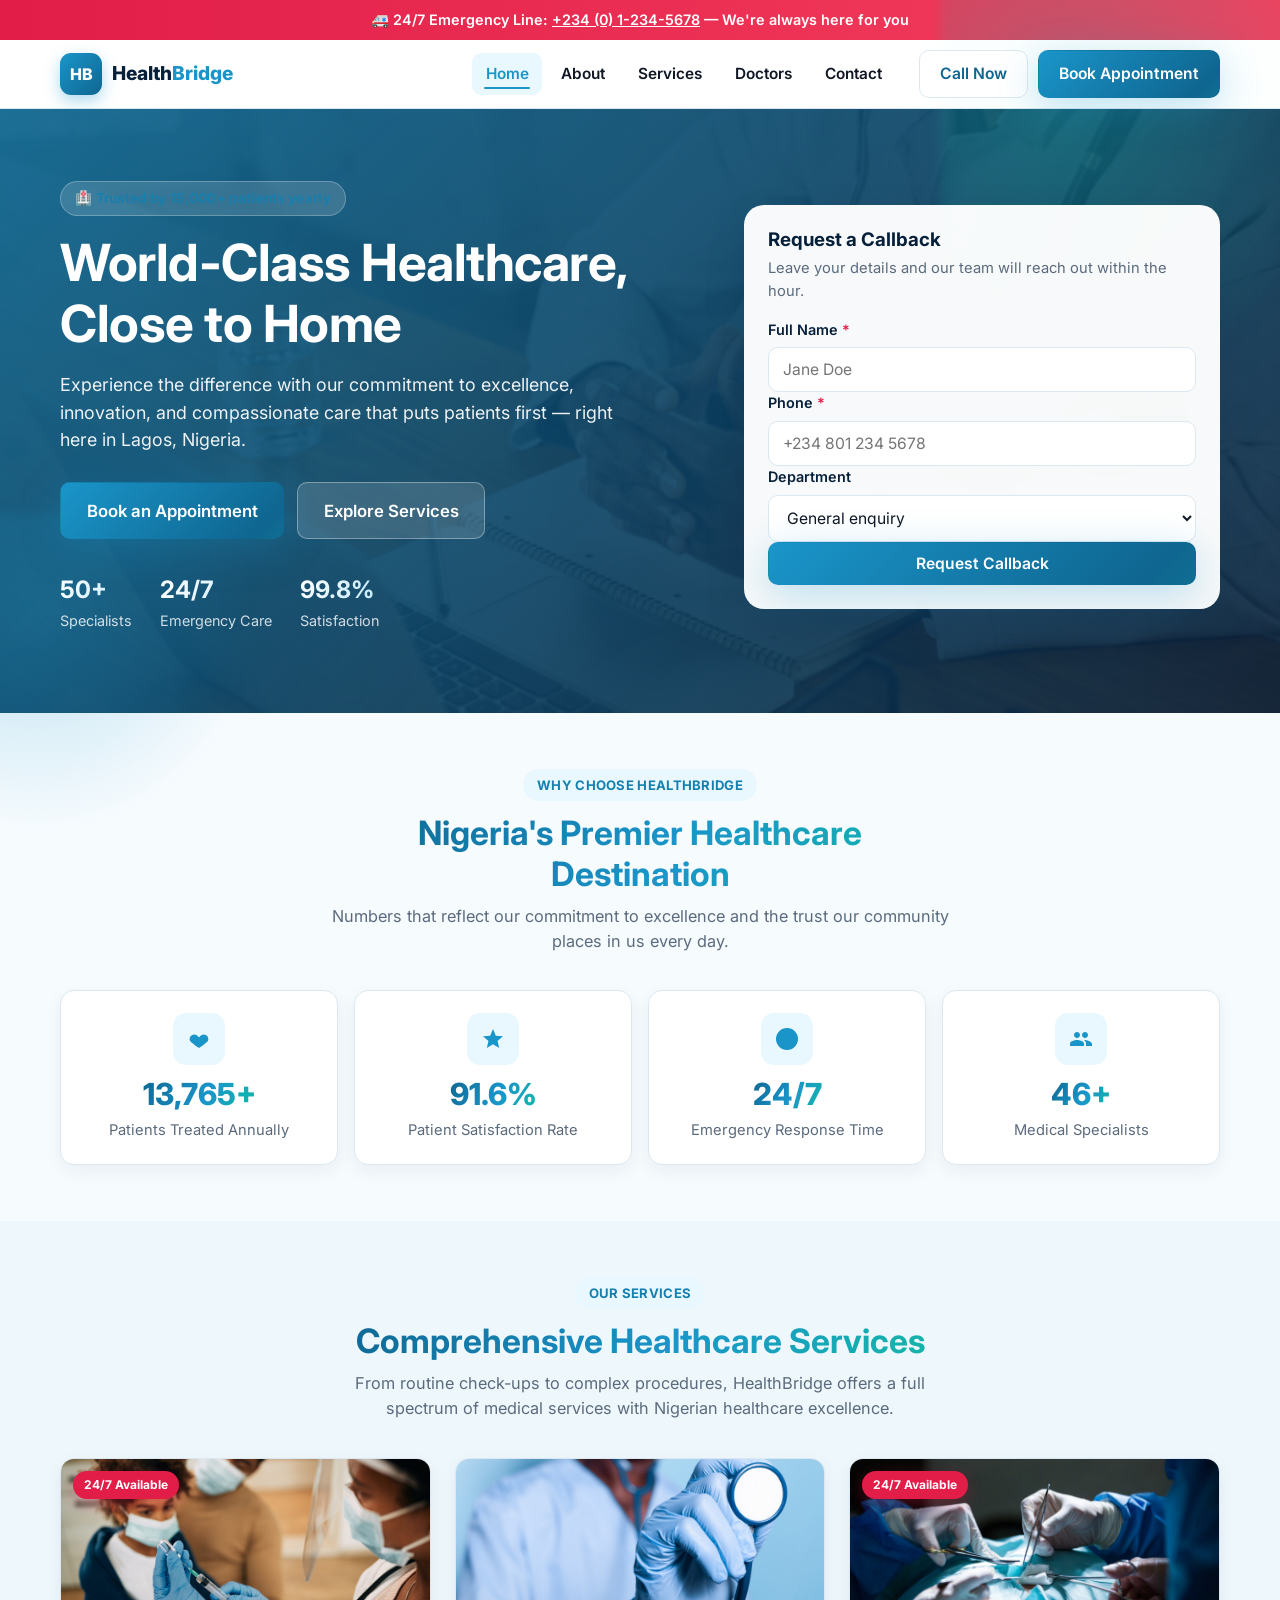
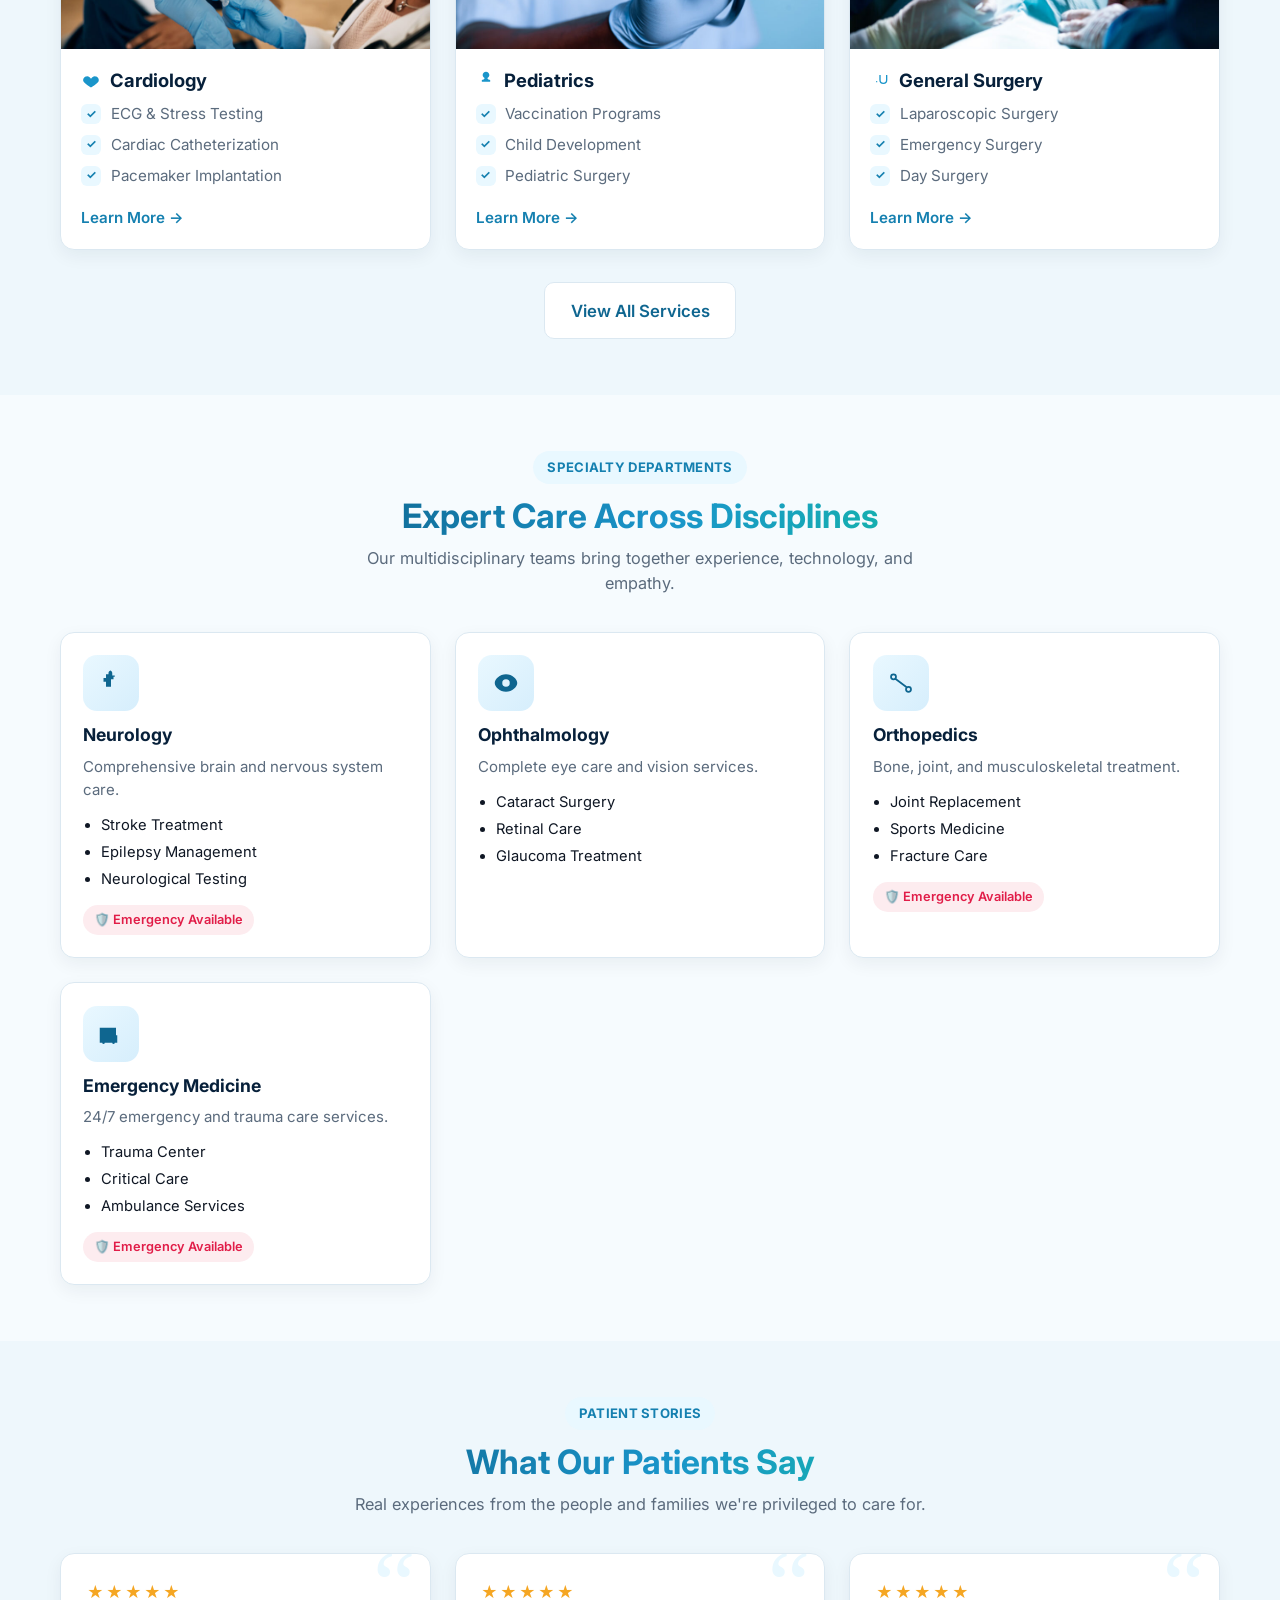
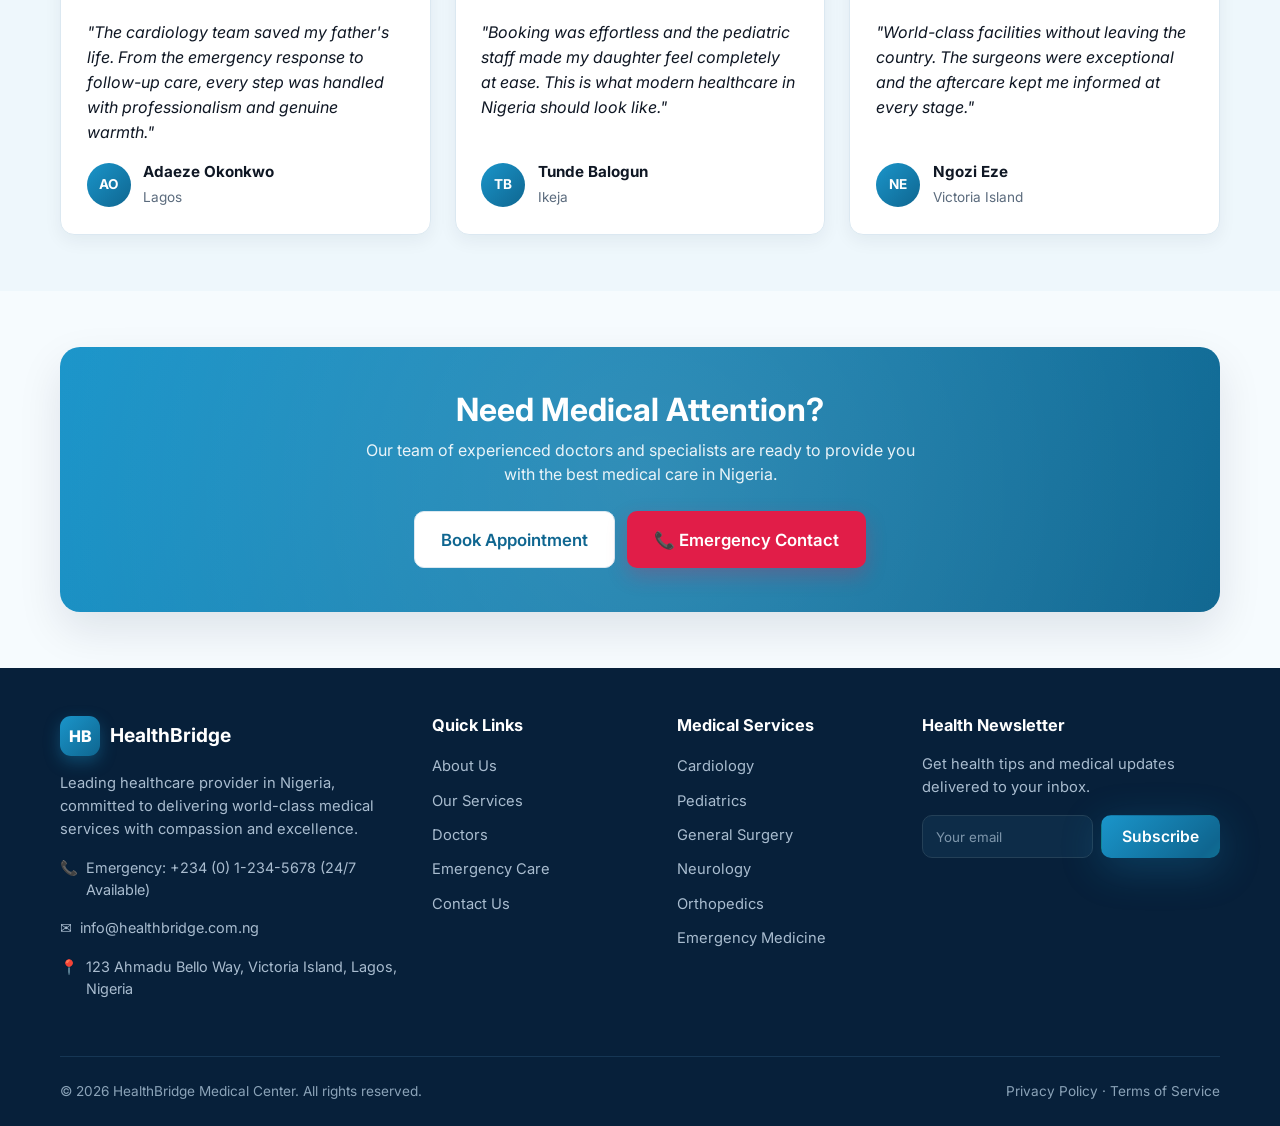
<file: index.html>
<!DOCTYPE html>
<html lang="en">
<head>
  <meta charset="utf-8" />
  <meta name="viewport" content="width=device-width, initial-scale=1" />
  <title>HealthBridge — Nigeria's Premier Healthcare Destination</title>
  <meta name="description" content="HealthBridge Medical Center delivers world-class, compassionate healthcare in Lagos, Nigeria. Cardiology, pediatrics, surgery, emergency care and more — available 24/7." />
  <link rel="preconnect" href="https://fonts.googleapis.com" />
  <link rel="preconnect" href="https://fonts.gstatic.com" crossorigin />
  <link href="https://fonts.googleapis.com/css2?family=Inter:wght@300;400;600;700;800&display=swap" rel="stylesheet" />
  <link rel="stylesheet" href="css/styles.css" />
</head>
<body>

  <!-- Emergency strip -->
  <div class="emergency-strip">
    🚑 24/7 Emergency Line: <a href="tel:+23412345678">+234 (0) 1-234-5678</a> — We're always here for you
  </div>

  <!-- ===== Header ===== -->
  <header class="header">
    <div class="container nav">
      <a href="index.html" class="site-brand">
        <span class="brand-mark">HB</span>
        <span class="brand-name">Health<span>Bridge</span></span>
      </a>
      <button class="nav-toggle" id="navToggle" aria-expanded="false" aria-controls="navPanel" aria-label="Toggle navigation">
        <svg viewBox="0 0 24 24" fill="none" stroke="currentColor" stroke-width="2" stroke-linecap="round"><path d="M3 6h18M3 12h18M3 18h18"/></svg>
      </button>
      <div class="nav-panel" id="navPanel">
        <ul class="nav-menu">
          <li><a href="index.html" class="active">Home</a></li>
          <li><a href="about.html">About</a></li>
          <li><a href="services.html">Services</a></li>
          <li><a href="doctors.html">Doctors</a></li>
          <li><a href="contact.html">Contact</a></li>
        </ul>
        <div class="nav-cta">
          <a href="tel:+23412345678" class="btn btn-secondary">Call Now</a>
          <a href="appointment.html" class="btn btn-primary">Book Appointment</a>
        </div>
      </div>
    </div>
  </header>

  <main>
    <!-- ===== Hero ===== -->
    <section class="hero">
      <div class="container hero-grid">
        <div>
          <span class="eyebrow">🏥 Trusted by 15,000+ patients yearly</span>
          <h1>World-Class Healthcare, Close to Home</h1>
          <p>Experience the difference with our commitment to excellence, innovation, and compassionate care that puts patients first — right here in Lagos, Nigeria.</p>
          <div class="hero-actions">
            <a href="appointment.html" class="btn btn-primary btn-lg">Book an Appointment</a>
            <a href="services.html" class="btn btn-ghost btn-lg">Explore Services</a>
          </div>
          <div class="hero-trust">
            <div><strong>50+</strong><span>Specialists</span></div>
            <div><strong>24/7</strong><span>Emergency Care</span></div>
            <div><strong>99.8%</strong><span>Satisfaction</span></div>
          </div>
        </div>

        <!-- Quick appointment card -->
        <div class="hero-card">
          <h3>Request a Callback</h3>
          <p class="muted">Leave your details and our team will reach out within the hour.</p>
          <form data-validate>
            <div class="form-alert" role="status">✓ Thank you! We'll call you back shortly.</div>
            <div class="field full">
              <label for="cbName">Full Name <span class="req">*</span></label>
              <input id="cbName" name="name" type="text" required placeholder="Jane Doe" />
              <span class="error-msg">Please enter your name.</span>
            </div>
            <div class="field full">
              <label for="cbPhone">Phone <span class="req">*</span></label>
              <input id="cbPhone" name="phone" type="tel" required placeholder="+234 801 234 5678" />
              <span class="error-msg">Please enter a valid phone number.</span>
            </div>
            <div class="field full">
              <label for="cbDept">Department</label>
              <select id="cbDept" name="department">
                <option value="">General enquiry</option>
                <option>Cardiology</option>
                <option>Pediatrics</option>
                <option>General Surgery</option>
                <option>Neurology</option>
                <option>Emergency Medicine</option>
              </select>
            </div>
            <button class="btn btn-primary btn-block" type="submit">Request Callback</button>
          </form>
        </div>
      </div>
    </section>

    <!-- ===== Stats ===== -->
    <section class="section">
      <div class="container">
        <div class="section-head reveal">
          <span class="eyebrow">Why Choose HealthBridge</span>
          <h2>Nigeria's Premier Healthcare Destination</h2>
          <p>Numbers that reflect our commitment to excellence and the trust our community places in us every day.</p>
        </div>
        <div class="stats reveal">
          <div class="stat">
            <div class="stat-icon"><svg width="24" height="24" viewBox="0 0 24 24" fill="currentColor"><path d="M12 21s-7-4.35-9-7.2C1.85 11.73 3.3 7.5 7.5 7.5c1.95 0 3.1 1.4 4.5 2.88C13.4 8.9 14.55 7.5 16.5 7.5 20.7 7.5 22.15 11.73 21 13.8 19 16.65 12 21 12 21z"/></svg></div>
            <h3>15,000+</h3>
            <p>Patients Treated Annually</p>
          </div>
          <div class="stat">
            <div class="stat-icon"><svg width="24" height="24" viewBox="0 0 24 24" fill="currentColor"><path d="M12 17.27L18.18 21l-1.64-7.03L22 9.24l-7.19-.61L12 2 9.19 8.63 2 9.24l5.46 4.73L5.82 21z"/></svg></div>
            <h3>99.8%</h3>
            <p>Patient Satisfaction Rate</p>
          </div>
          <div class="stat">
            <div class="stat-icon"><svg width="24" height="24" viewBox="0 0 24 24" fill="currentColor"><path d="M12 1a11 11 0 100 22 11 11 0 000-22zm1 12.41V7h-2v6l5 3 1-1.66-4-2.93z"/></svg></div>
            <h3>24/7</h3>
            <p>Emergency Response Time</p>
          </div>
          <div class="stat">
            <div class="stat-icon"><svg width="24" height="24" viewBox="0 0 24 24" fill="currentColor"><path d="M16 11c1.66 0 2.99-1.34 2.99-3S17.66 5 16 5s-3 1.34-3 3 1.34 3 3 3zM8 11c1.66 0 2.99-1.34 2.99-3S9.66 5 8 5 5 6.34 5 8s1.34 3 3 3zm0 2c-2.33 0-7 1.17-7 3.5V19h14v-2.5C15 14.17 10.33 13 8 13zm8 0c-.29 0-.62.02-.97.05 1.16.84 1.97 1.96 1.97 3.45V19h6v-2.5C22 14.17 17.33 13 16 13z"/></svg></div>
            <h3>50+</h3>
            <p>Medical Specialists</p>
          </div>
        </div>
      </div>
    </section>

    <!-- ===== Services preview ===== -->
    <section class="section section--alt">
      <div class="container">
        <div class="section-head reveal">
          <span class="eyebrow">Our Services</span>
          <h2>Comprehensive Healthcare Services</h2>
          <p>From routine check-ups to complex procedures, HealthBridge offers a full spectrum of medical services with Nigerian healthcare excellence.</p>
        </div>
        <div class="card-grid reveal">

          <article class="service-card">
            <div class="media">
              <span class="tag">24/7 Available</span>
              <img src="images/closeup-doctor-using-syringe-preparing-medicine-child-during-coronavirus-pandemic-870x580.jpg" alt="Medical professional preparing a syringe" loading="lazy" />
            </div>
            <div class="content">
              <h3><svg width="20" height="20" viewBox="0 0 24 24" fill="currentColor"><path d="M12 21s-7-4.35-9-7.2C1.85 11.73 3.3 7.5 7.5 7.5c1.95 0 3.1 1.4 4.5 2.88C13.4 8.9 14.55 7.5 16.5 7.5 20.7 7.5 22.15 11.73 21 13.8 19 16.65 12 21 12 21z"/></svg> Cardiology</h3>
              <ul class="feature-list">
                <li><span class="bullet">✓</span> ECG &amp; Stress Testing</li>
                <li><span class="bullet">✓</span> Cardiac Catheterization</li>
                <li><span class="bullet">✓</span> Pacemaker Implantation</li>
              </ul>
              <div class="cta"><a class="btn-link" href="services.html#cardiology">Learn More →</a></div>
            </div>
          </article>

          <article class="service-card">
            <div class="media">
              <img src="images/close-up-african-american-hand-holding-stethoscope-870x580.jpg" alt="Pediatrician holding a stethoscope" loading="lazy" />
            </div>
            <div class="content">
              <h3><svg width="20" height="20" viewBox="0 0 24 24" fill="currentColor"><path d="M12 2C9.79 2 8 3.79 8 6c0 1.64.99 3.03 2.4 3.67C10.15 11.12 8.45 12 7 12v2h10v-2c-1.45 0-3.15-.88-3.4-2.33C15.01 9.03 16 7.64 16 6c0-2.21-1.79-4-4-4z"/></svg> Pediatrics</h3>
              <ul class="feature-list">
                <li><span class="bullet">✓</span> Vaccination Programs</li>
                <li><span class="bullet">✓</span> Child Development</li>
                <li><span class="bullet">✓</span> Pediatric Surgery</li>
              </ul>
              <div class="cta"><a class="btn-link" href="services.html#pediatrics">Learn More →</a></div>
            </div>
          </article>

          <article class="service-card">
            <div class="media">
              <span class="tag">24/7 Available</span>
              <img src="images/surgeons-performing-operation-operation-room-768x512.jpg" alt="Surgeons performing an operation" loading="lazy" />
            </div>
            <div class="content">
              <h3><svg width="20" height="20" viewBox="0 0 24 24" fill="none" stroke="currentColor" stroke-width="1.6"><path d="M20 6v6a4 4 0 01-4 4 4 4 0 01-4-4V6"/><path d="M8 14h.01" stroke-linecap="round"/></svg> General Surgery</h3>
              <ul class="feature-list">
                <li><span class="bullet">✓</span> Laparoscopic Surgery</li>
                <li><span class="bullet">✓</span> Emergency Surgery</li>
                <li><span class="bullet">✓</span> Day Surgery</li>
              </ul>
              <div class="cta"><a class="btn-link" href="services.html#surgery">Learn More →</a></div>
            </div>
          </article>

        </div>
        <div class="text-center mt-2 reveal">
          <a href="services.html" class="btn btn-secondary btn-lg">View All Services</a>
        </div>
      </div>
    </section>

    <!-- ===== Specialties ===== -->
    <section class="section">
      <div class="container">
        <div class="section-head reveal">
          <span class="eyebrow">Specialty Departments</span>
          <h2>Expert Care Across Disciplines</h2>
          <p>Our multidisciplinary teams bring together experience, technology, and empathy.</p>
        </div>
        <div class="card-grid reveal">
          <div class="specialty-card">
            <div class="spec-icon"><svg width="30" height="30" viewBox="0 0 24 24" fill="currentColor"><path d="M12 2c-1.1 0-2 .9-2 2v1H8v3H6v3h2v4h4v-6h2v-2h1V6h-2V4c0-1.1-.9-2-2-2z"/></svg></div>
            <h4>Neurology</h4>
            <p>Comprehensive brain and nervous system care.</p>
            <ul><li>Stroke Treatment</li><li>Epilepsy Management</li><li>Neurological Testing</li></ul>
            <span class="badge badge--danger">🛡️ Emergency Available</span>
          </div>
          <div class="specialty-card">
            <div class="spec-icon"><svg width="30" height="30" viewBox="0 0 24 24" fill="currentColor"><path d="M12 5c-5 0-9 4-9 7s4 7 9 7 9-4 9-7-4-7-9-7zm0 10a3 3 0 110-6 3 3 0 010 6z"/></svg></div>
            <h4>Ophthalmology</h4>
            <p>Complete eye care and vision services.</p>
            <ul><li>Cataract Surgery</li><li>Retinal Care</li><li>Glaucoma Treatment</li></ul>
          </div>
          <div class="specialty-card">
            <div class="spec-icon"><svg width="30" height="30" viewBox="0 0 24 24" fill="none" stroke="currentColor" stroke-width="1.4"><path d="M4 7a2 2 0 114 0 2 2 0 11-4 0zm12 10a2 2 0 114 0 2 2 0 11-4 0zM8 9l8 6" stroke-linecap="round" stroke-linejoin="round"/></svg></div>
            <h4>Orthopedics</h4>
            <p>Bone, joint, and musculoskeletal treatment.</p>
            <ul><li>Joint Replacement</li><li>Sports Medicine</li><li>Fracture Care</li></ul>
            <span class="badge badge--danger">🛡️ Emergency Available</span>
          </div>
          <div class="specialty-card">
            <div class="spec-icon"><svg width="30" height="30" viewBox="0 0 24 24" fill="currentColor"><path d="M3 13h13v-6H3v6zm0 0v6h2a1 1 0 002 0h6a1 1 0 002 0h2v-6H3z"/></svg></div>
            <h4>Emergency Medicine</h4>
            <p>24/7 emergency and trauma care services.</p>
            <ul><li>Trauma Center</li><li>Critical Care</li><li>Ambulance Services</li></ul>
            <span class="badge badge--danger">🛡️ Emergency Available</span>
          </div>
        </div>
      </div>
    </section>

    <!-- ===== Testimonials ===== -->
    <section class="section section--alt">
      <div class="container">
        <div class="section-head reveal">
          <span class="eyebrow">Patient Stories</span>
          <h2>What Our Patients Say</h2>
          <p>Real experiences from the people and families we're privileged to care for.</p>
        </div>
        <div class="testimonial-grid reveal">
          <div class="testimonial">
            <div class="stars">★★★★★</div>
            <p>"The cardiology team saved my father's life. From the emergency response to follow-up care, every step was handled with professionalism and genuine warmth."</p>
            <div class="who"><span class="avatar">AO</span><div><strong>Adaeze Okonkwo</strong><span>Lagos</span></div></div>
          </div>
          <div class="testimonial">
            <div class="stars">★★★★★</div>
            <p>"Booking was effortless and the pediatric staff made my daughter feel completely at ease. This is what modern healthcare in Nigeria should look like."</p>
            <div class="who"><span class="avatar">TB</span><div><strong>Tunde Balogun</strong><span>Ikeja</span></div></div>
          </div>
          <div class="testimonial">
            <div class="stars">★★★★★</div>
            <p>"World-class facilities without leaving the country. The surgeons were exceptional and the aftercare kept me informed at every stage."</p>
            <div class="who"><span class="avatar">NE</span><div><strong>Ngozi Eze</strong><span>Victoria Island</span></div></div>
          </div>
        </div>
      </div>
    </section>

    <!-- ===== CTA band ===== -->
    <section class="section">
      <div class="container">
        <div class="cta-band reveal">
          <h3>Need Medical Attention?</h3>
          <p>Our team of experienced doctors and specialists are ready to provide you with the best medical care in Nigeria.</p>
          <div class="cta-actions">
            <a href="appointment.html" class="btn btn-secondary btn-lg">Book Appointment</a>
            <a href="tel:+23412345678" class="btn btn-danger btn-lg">📞 Emergency Contact</a>
          </div>
        </div>
      </div>
    </section>
  </main>

  <!-- ===== Footer ===== -->
  <footer class="footer">
    <div class="container">
      <div class="footer-grid">
        <div>
          <div class="logo"><span class="brand-mark">HB</span><strong>HealthBridge</strong></div>
          <p>Leading healthcare provider in Nigeria, committed to delivering world-class medical services with compassion and excellence.</p>
          <div class="contact-info">
            <p>📞 <span>Emergency: +234 (0) 1-234-5678 (24/7 Available)</span></p>
            <p>✉️ <span>info@healthbridge.com.ng</span></p>
            <p>📍 <span>123 Ahmadu Bello Way, Victoria Island, Lagos, Nigeria</span></p>
          </div>
        </div>
        <div>
          <h3>Quick Links</h3>
          <ul>
            <li><a href="about.html">About Us</a></li>
            <li><a href="services.html">Our Services</a></li>
            <li><a href="doctors.html">Doctors</a></li>
            <li><a href="services.html#emergency">Emergency Care</a></li>
            <li><a href="contact.html">Contact Us</a></li>
          </ul>
        </div>
        <div>
          <h3>Medical Services</h3>
          <ul>
            <li><a href="services.html#cardiology">Cardiology</a></li>
            <li><a href="services.html#pediatrics">Pediatrics</a></li>
            <li><a href="services.html#surgery">General Surgery</a></li>
            <li><a href="services.html#neurology">Neurology</a></li>
            <li><a href="services.html#orthopedics">Orthopedics</a></li>
            <li><a href="services.html#emergency">Emergency Medicine</a></li>
          </ul>
        </div>
        <div>
          <h3>Health Newsletter</h3>
          <p>Get health tips and medical updates delivered to your inbox.</p>
          <form class="newsletter-form">
            <input type="email" placeholder="Your email" aria-label="Email address" required />
            <button class="btn btn-primary" type="submit">Subscribe</button>
          </form>
        </div>
      </div>
      <div class="footer-bottom">
        <span>© <span data-year>2026</span> HealthBridge Medical Center. All rights reserved.</span>
        <span><a href="#">Privacy Policy</a> · <a href="#">Terms of Service</a></span>
      </div>
    </div>
  </footer>

  <script src="js/main.js" defer></script>
</body>
</html>
</file>
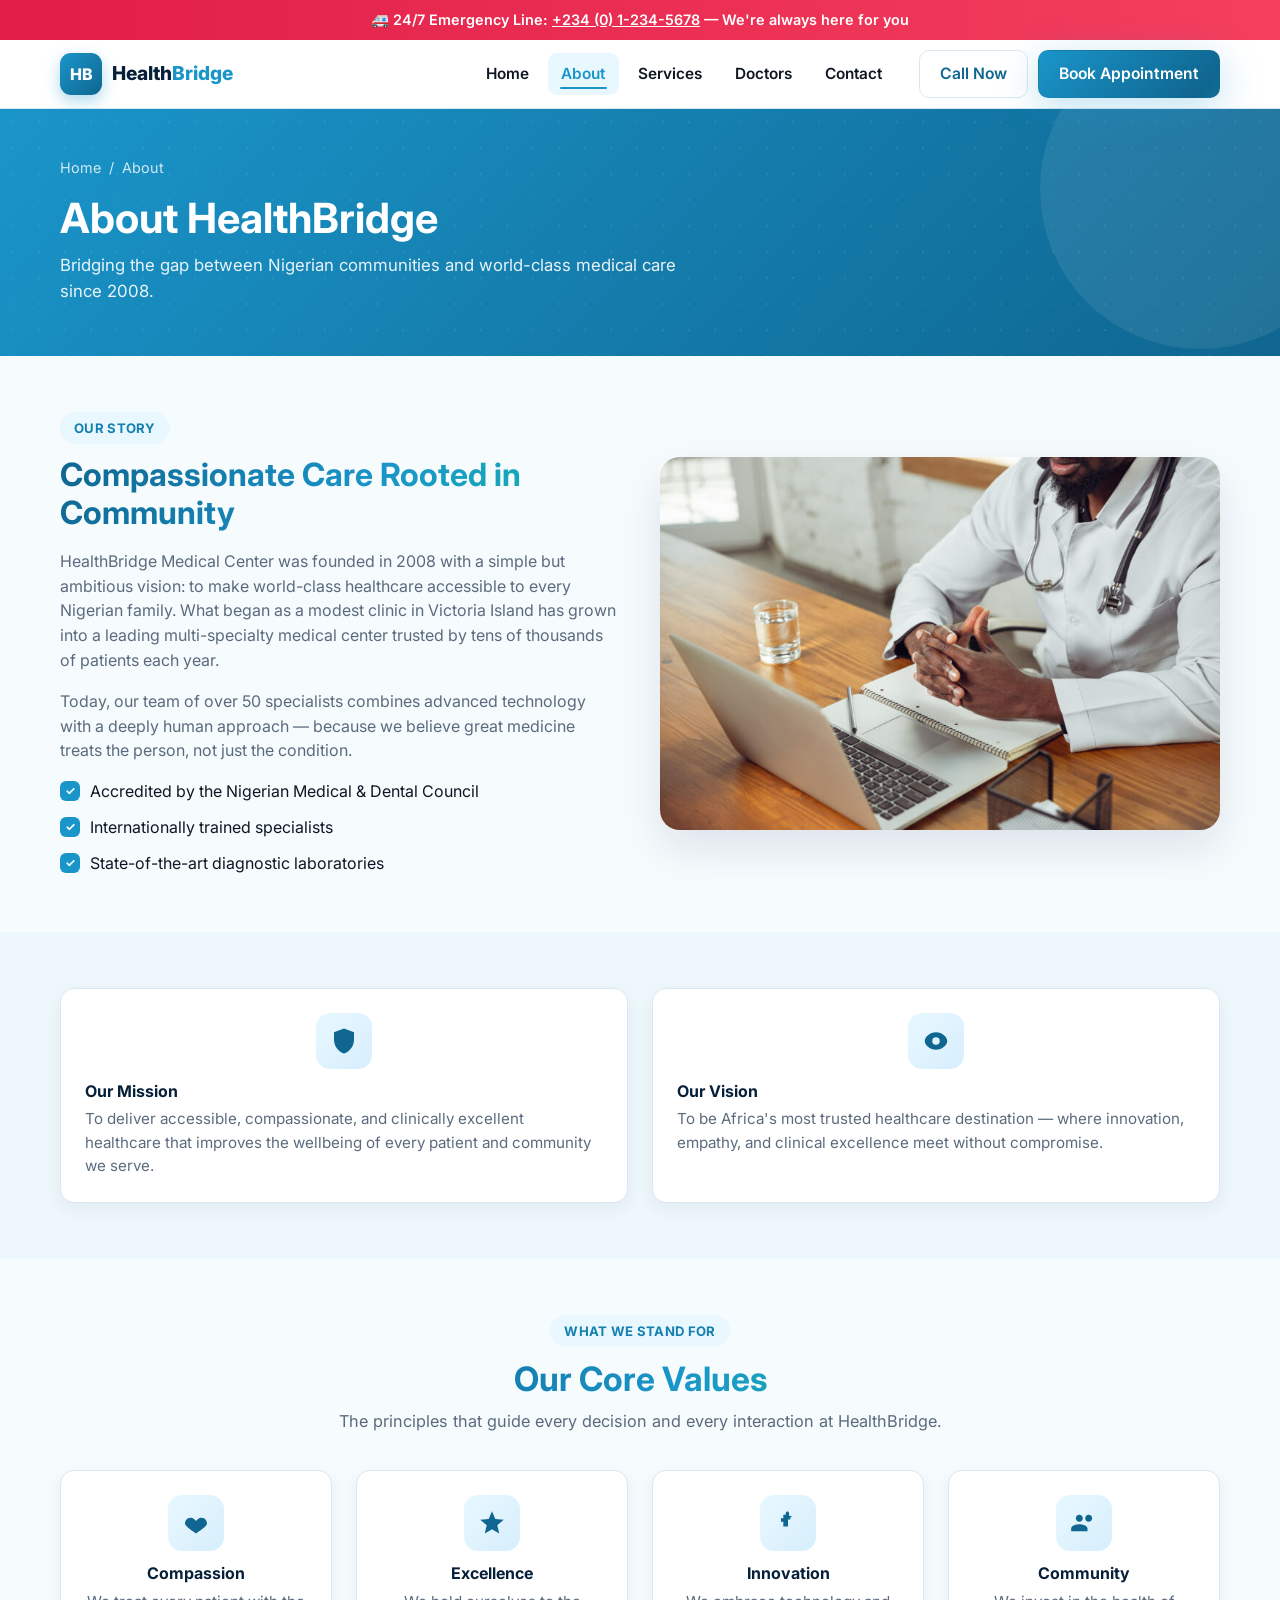
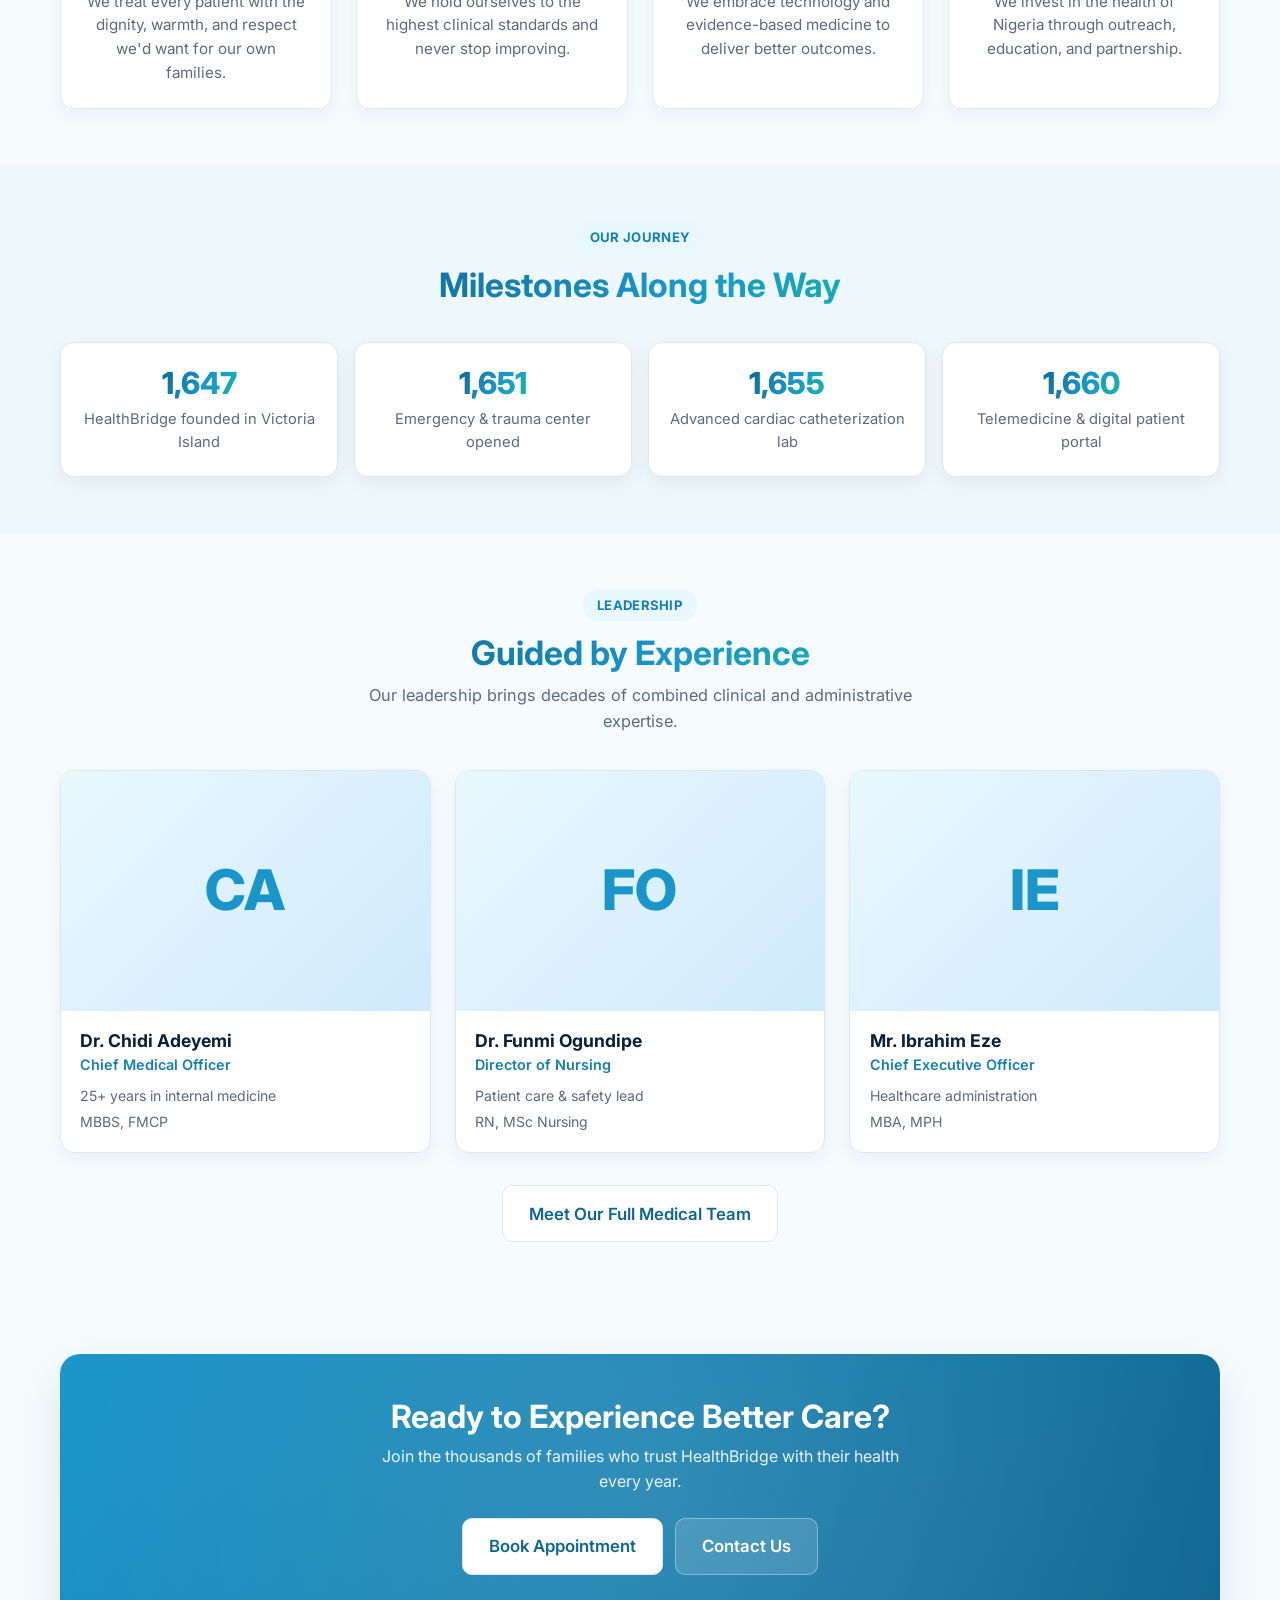
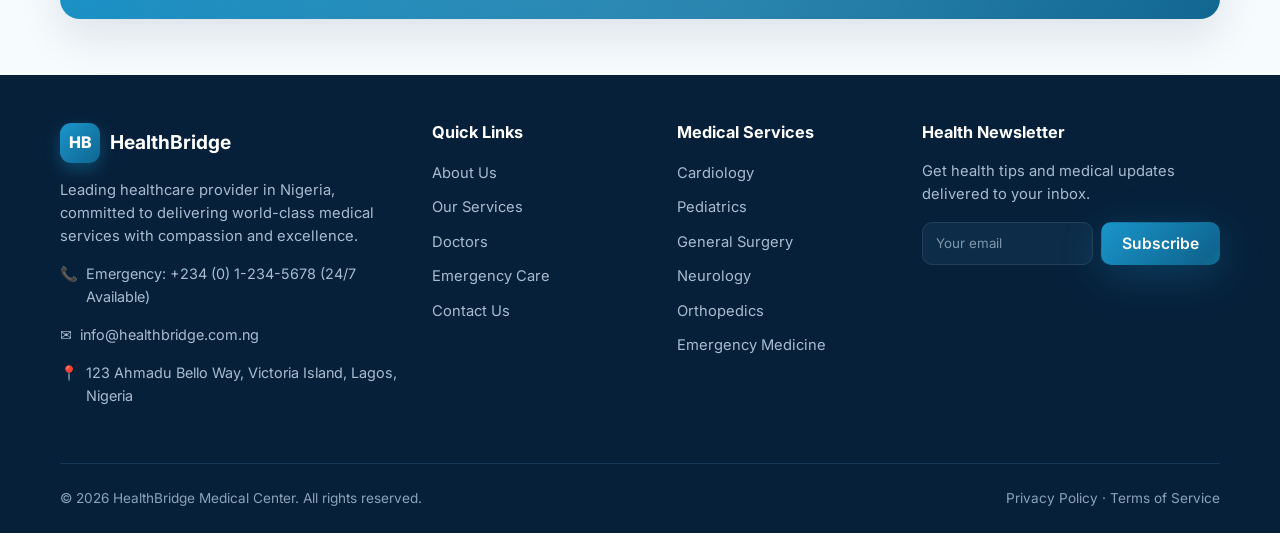
<file: about.html>
<!DOCTYPE html>
<html lang="en">
<head>
  <meta charset="utf-8" />
  <meta name="viewport" content="width=device-width, initial-scale=1" />
  <title>About Us — HealthBridge Medical Center</title>
  <meta name="description" content="Learn about HealthBridge Medical Center — our mission, values, history and the people behind Nigeria's premier healthcare destination." />
  <link rel="preconnect" href="https://fonts.googleapis.com" />
  <link rel="preconnect" href="https://fonts.gstatic.com" crossorigin />
  <link href="https://fonts.googleapis.com/css2?family=Inter:wght@300;400;600;700;800&display=swap" rel="stylesheet" />
  <link rel="stylesheet" href="css/styles.css" />
</head>
<body>

  <div class="emergency-strip">
    🚑 24/7 Emergency Line: <a href="tel:+23412345678">+234 (0) 1-234-5678</a> — We're always here for you
  </div>

  <header class="header">
    <div class="container nav">
      <a href="index.html" class="site-brand">
        <span class="brand-mark">HB</span>
        <span class="brand-name">Health<span>Bridge</span></span>
      </a>
      <button class="nav-toggle" id="navToggle" aria-expanded="false" aria-controls="navPanel" aria-label="Toggle navigation">
        <svg viewBox="0 0 24 24" fill="none" stroke="currentColor" stroke-width="2" stroke-linecap="round"><path d="M3 6h18M3 12h18M3 18h18"/></svg>
      </button>
      <div class="nav-panel" id="navPanel">
        <ul class="nav-menu">
          <li><a href="index.html">Home</a></li>
          <li><a href="about.html" class="active">About</a></li>
          <li><a href="services.html">Services</a></li>
          <li><a href="doctors.html">Doctors</a></li>
          <li><a href="contact.html">Contact</a></li>
        </ul>
        <div class="nav-cta">
          <a href="tel:+23412345678" class="btn btn-secondary">Call Now</a>
          <a href="appointment.html" class="btn btn-primary">Book Appointment</a>
        </div>
      </div>
    </div>
  </header>

  <main>
    <!-- Page header -->
    <section class="page-header">
      <div class="container">
        <nav class="breadcrumb"><a href="index.html">Home</a> <span>/</span> <span>About</span></nav>
        <h1>About HealthBridge</h1>
        <p>Bridging the gap between Nigerian communities and world-class medical care since 2008.</p>
      </div>
    </section>

    <!-- Story -->
    <section class="section">
      <div class="container split">
        <div class="reveal">
          <span class="eyebrow">Our Story</span>
          <h2>Compassionate Care Rooted in Community</h2>
          <p>HealthBridge Medical Center was founded in 2008 with a simple but ambitious vision: to make world-class healthcare accessible to every Nigerian family. What began as a modest clinic in Victoria Island has grown into a leading multi-specialty medical center trusted by tens of thousands of patients each year.</p>
          <p>Today, our team of over 50 specialists combines advanced technology with a deeply human approach — because we believe great medicine treats the person, not just the condition.</p>
          <ul class="check-list">
            <li><span class="bullet">✓</span> Accredited by the Nigerian Medical &amp; Dental Council</li>
            <li><span class="bullet">✓</span> Internationally trained specialists</li>
            <li><span class="bullet">✓</span> State-of-the-art diagnostic laboratories</li>
          </ul>
        </div>
        <div class="reveal">
          <img src="images/doctor-consulting-patient-working-with-laptop-african-american-doctor-during-his-work-with-patients-explaining-recipes-drug-daily-hard-work-health-lives-saving-during-epidemic-768x512.jpg" alt="Doctor consulting with a patient" />
        </div>
      </div>
    </section>

    <!-- Mission / Vision -->
    <section class="section section--alt">
      <div class="container">
        <div class="grid-2">
          <div class="value-card reveal" style="text-align:left;">
            <div class="spec-icon"><svg width="30" height="30" viewBox="0 0 24 24" fill="currentColor"><path d="M12 2 4 5v6c0 5 3.4 9.7 8 11 4.6-1.3 8-6 8-11V5l-8-3z"/></svg></div>
            <h4>Our Mission</h4>
            <p>To deliver accessible, compassionate, and clinically excellent healthcare that improves the wellbeing of every patient and community we serve.</p>
          </div>
          <div class="value-card reveal" style="text-align:left;">
            <div class="spec-icon"><svg width="30" height="30" viewBox="0 0 24 24" fill="currentColor"><path d="M12 5c-5 0-9 4-9 7s4 7 9 7 9-4 9-7-4-7-9-7zm0 10a3 3 0 110-6 3 3 0 010 6z"/></svg></div>
            <h4>Our Vision</h4>
            <p>To be Africa's most trusted healthcare destination — where innovation, empathy, and clinical excellence meet without compromise.</p>
          </div>
        </div>
      </div>
    </section>

    <!-- Values -->
    <section class="section">
      <div class="container">
        <div class="section-head reveal">
          <span class="eyebrow">What We Stand For</span>
          <h2>Our Core Values</h2>
          <p>The principles that guide every decision and every interaction at HealthBridge.</p>
        </div>
        <div class="value-grid reveal">
          <div class="value-card">
            <div class="spec-icon"><svg width="28" height="28" viewBox="0 0 24 24" fill="currentColor"><path d="M12 21s-7-4.35-9-7.2C1.85 11.73 3.3 7.5 7.5 7.5c1.95 0 3.1 1.4 4.5 2.88C13.4 8.9 14.55 7.5 16.5 7.5 20.7 7.5 22.15 11.73 21 13.8 19 16.65 12 21 12 21z"/></svg></div>
            <h4>Compassion</h4>
            <p>We treat every patient with the dignity, warmth, and respect we'd want for our own families.</p>
          </div>
          <div class="value-card">
            <div class="spec-icon"><svg width="28" height="28" viewBox="0 0 24 24" fill="currentColor"><path d="M12 17.27L18.18 21l-1.64-7.03L22 9.24l-7.19-.61L12 2 9.19 8.63 2 9.24l5.46 4.73L5.82 21z"/></svg></div>
            <h4>Excellence</h4>
            <p>We hold ourselves to the highest clinical standards and never stop improving.</p>
          </div>
          <div class="value-card">
            <div class="spec-icon"><svg width="28" height="28" viewBox="0 0 24 24" fill="currentColor"><path d="M12 2c-1.1 0-2 .9-2 2v1H8v3H6v3h2v4h4v-6h2v-2h1V6h-2V4c0-1.1-.9-2-2-2z"/></svg></div>
            <h4>Innovation</h4>
            <p>We embrace technology and evidence-based medicine to deliver better outcomes.</p>
          </div>
          <div class="value-card">
            <div class="spec-icon"><svg width="28" height="28" viewBox="0 0 24 24" fill="currentColor"><path d="M16 11c1.66 0 2.99-1.34 2.99-3S17.66 5 16 5s-3 1.34-3 3 1.34 3 3 3zM8 11c1.66 0 2.99-1.34 2.99-3S9.66 5 8 5 5 6.34 5 8s1.34 3 3 3zm0 2c-2.33 0-7 1.17-7 3.5V19h14v-2.5C15 14.17 10.33 13 8 13z"/></svg></div>
            <h4>Community</h4>
            <p>We invest in the health of Nigeria through outreach, education, and partnership.</p>
          </div>
        </div>
      </div>
    </section>

    <!-- Milestones -->
    <section class="section section--alt">
      <div class="container">
        <div class="section-head reveal">
          <span class="eyebrow">Our Journey</span>
          <h2>Milestones Along the Way</h2>
        </div>
        <div class="stats reveal">
          <div class="stat"><h3>2008</h3><p>HealthBridge founded in Victoria Island</p></div>
          <div class="stat"><h3>2013</h3><p>Emergency &amp; trauma center opened</p></div>
          <div class="stat"><h3>2018</h3><p>Advanced cardiac catheterization lab</p></div>
          <div class="stat"><h3>2024</h3><p>Telemedicine &amp; digital patient portal</p></div>
        </div>
      </div>
    </section>

    <!-- Leadership -->
    <section class="section">
      <div class="container">
        <div class="section-head reveal">
          <span class="eyebrow">Leadership</span>
          <h2>Guided by Experience</h2>
          <p>Our leadership brings decades of combined clinical and administrative expertise.</p>
        </div>
        <div class="card-grid reveal">
          <div class="doctor-card">
            <div class="doctor-photo"><div class="avatar-fallback">CA</div></div>
            <div class="doctor-info">
              <h4>Dr. Chidi Adeyemi</h4>
              <p class="doctor-role">Chief Medical Officer</p>
              <div class="doctor-meta"><span>25+ years in internal medicine</span><span>MBBS, FMCP</span></div>
            </div>
          </div>
          <div class="doctor-card">
            <div class="doctor-photo"><div class="avatar-fallback">FO</div></div>
            <div class="doctor-info">
              <h4>Dr. Funmi Ogundipe</h4>
              <p class="doctor-role">Director of Nursing</p>
              <div class="doctor-meta"><span>Patient care &amp; safety lead</span><span>RN, MSc Nursing</span></div>
            </div>
          </div>
          <div class="doctor-card">
            <div class="doctor-photo"><div class="avatar-fallback">IE</div></div>
            <div class="doctor-info">
              <h4>Mr. Ibrahim Eze</h4>
              <p class="doctor-role">Chief Executive Officer</p>
              <div class="doctor-meta"><span>Healthcare administration</span><span>MBA, MPH</span></div>
            </div>
          </div>
        </div>
        <div class="text-center mt-2 reveal">
          <a href="doctors.html" class="btn btn-secondary btn-lg">Meet Our Full Medical Team</a>
        </div>
      </div>
    </section>

    <!-- CTA -->
    <section class="section">
      <div class="container">
        <div class="cta-band reveal">
          <h3>Ready to Experience Better Care?</h3>
          <p>Join the thousands of families who trust HealthBridge with their health every year.</p>
          <div class="cta-actions">
            <a href="appointment.html" class="btn btn-secondary btn-lg">Book Appointment</a>
            <a href="contact.html" class="btn btn-ghost btn-lg">Contact Us</a>
          </div>
        </div>
      </div>
    </section>
  </main>

  <footer class="footer">
    <div class="container">
      <div class="footer-grid">
        <div>
          <div class="logo"><span class="brand-mark">HB</span><strong>HealthBridge</strong></div>
          <p>Leading healthcare provider in Nigeria, committed to delivering world-class medical services with compassion and excellence.</p>
          <div class="contact-info">
            <p>📞 <span>Emergency: +234 (0) 1-234-5678 (24/7 Available)</span></p>
            <p>✉️ <span>info@healthbridge.com.ng</span></p>
            <p>📍 <span>123 Ahmadu Bello Way, Victoria Island, Lagos, Nigeria</span></p>
          </div>
        </div>
        <div>
          <h3>Quick Links</h3>
          <ul>
            <li><a href="about.html">About Us</a></li>
            <li><a href="services.html">Our Services</a></li>
            <li><a href="doctors.html">Doctors</a></li>
            <li><a href="services.html#emergency">Emergency Care</a></li>
            <li><a href="contact.html">Contact Us</a></li>
          </ul>
        </div>
        <div>
          <h3>Medical Services</h3>
          <ul>
            <li><a href="services.html#cardiology">Cardiology</a></li>
            <li><a href="services.html#pediatrics">Pediatrics</a></li>
            <li><a href="services.html#surgery">General Surgery</a></li>
            <li><a href="services.html#neurology">Neurology</a></li>
            <li><a href="services.html#orthopedics">Orthopedics</a></li>
            <li><a href="services.html#emergency">Emergency Medicine</a></li>
          </ul>
        </div>
        <div>
          <h3>Health Newsletter</h3>
          <p>Get health tips and medical updates delivered to your inbox.</p>
          <form class="newsletter-form">
            <input type="email" placeholder="Your email" aria-label="Email address" required />
            <button class="btn btn-primary" type="submit">Subscribe</button>
          </form>
        </div>
      </div>
      <div class="footer-bottom">
        <span>© <span data-year>2026</span> HealthBridge Medical Center. All rights reserved.</span>
        <span><a href="#">Privacy Policy</a> · <a href="#">Terms of Service</a></span>
      </div>
    </div>
  </footer>

  <script src="js/main.js" defer></script>
</body>
</html>
</file>
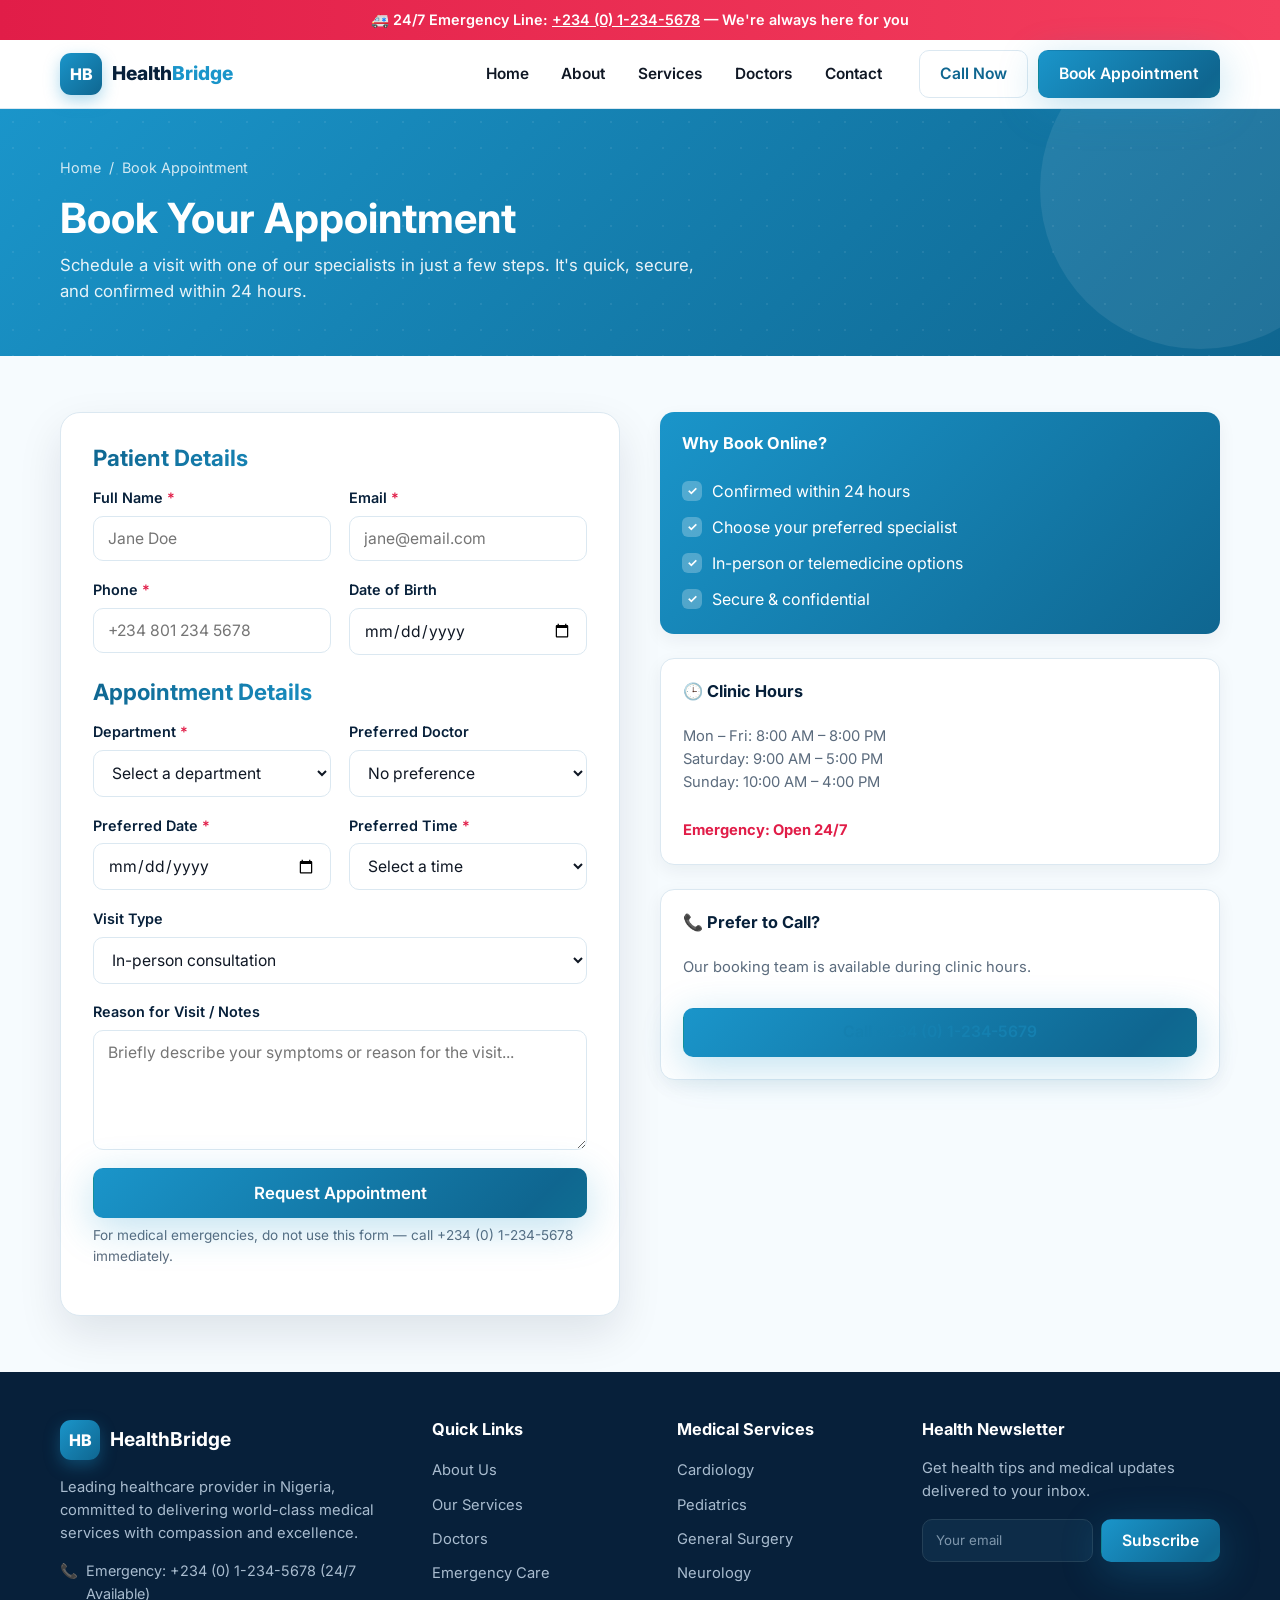
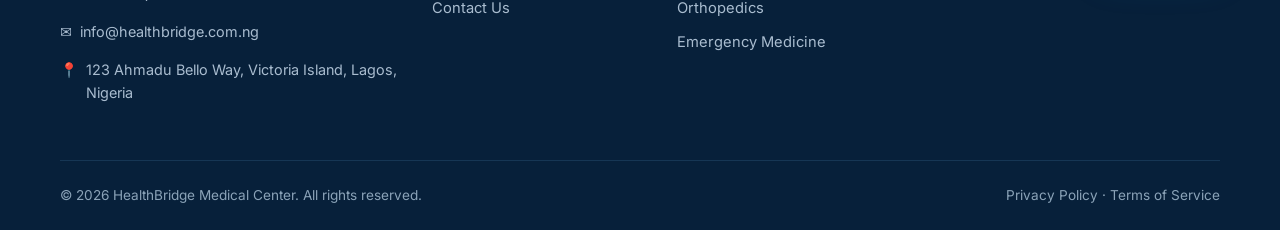
<file: appointment.html>
<!DOCTYPE html>
<html lang="en">
<head>
  <meta charset="utf-8" />
  <meta name="viewport" content="width=device-width, initial-scale=1" />
  <title>Book an Appointment — HealthBridge Medical Center</title>
  <meta name="description" content="Book your appointment with a HealthBridge specialist online. Choose your department, doctor, date and time in a few simple steps." />
  <link rel="preconnect" href="https://fonts.googleapis.com" />
  <link rel="preconnect" href="https://fonts.gstatic.com" crossorigin />
  <link href="https://fonts.googleapis.com/css2?family=Inter:wght@300;400;600;700;800&display=swap" rel="stylesheet" />
  <link rel="stylesheet" href="css/styles.css" />
</head>
<body>

  <div class="emergency-strip">
    🚑 24/7 Emergency Line: <a href="tel:+23412345678">+234 (0) 1-234-5678</a> — We're always here for you
  </div>

  <header class="header">
    <div class="container nav">
      <a href="index.html" class="site-brand">
        <span class="brand-mark">HB</span>
        <span class="brand-name">Health<span>Bridge</span></span>
      </a>
      <button class="nav-toggle" id="navToggle" aria-expanded="false" aria-controls="navPanel" aria-label="Toggle navigation">
        <svg viewBox="0 0 24 24" fill="none" stroke="currentColor" stroke-width="2" stroke-linecap="round"><path d="M3 6h18M3 12h18M3 18h18"/></svg>
      </button>
      <div class="nav-panel" id="navPanel">
        <ul class="nav-menu">
          <li><a href="index.html">Home</a></li>
          <li><a href="about.html">About</a></li>
          <li><a href="services.html">Services</a></li>
          <li><a href="doctors.html">Doctors</a></li>
          <li><a href="contact.html">Contact</a></li>
        </ul>
        <div class="nav-cta">
          <a href="tel:+23412345678" class="btn btn-secondary">Call Now</a>
          <a href="appointment.html" class="btn btn-primary active">Book Appointment</a>
        </div>
      </div>
    </div>
  </header>

  <main>
    <section class="page-header">
      <div class="container">
        <nav class="breadcrumb"><a href="index.html">Home</a> <span>/</span> <span>Book Appointment</span></nav>
        <h1>Book Your Appointment</h1>
        <p>Schedule a visit with one of our specialists in just a few steps. It's quick, secure, and confirmed within 24 hours.</p>
      </div>
    </section>

    <section class="section">
      <div class="container">
        <div class="split" style="align-items:start;">

          <!-- Booking form -->
          <div class="reveal">
            <form class="form-card" data-validate>
              <div class="form-alert" role="status">✓ Appointment request received! Our team will confirm your slot by phone or email within 24 hours.</div>

              <h2 style="margin-top:0;font-size:1.4rem;">Patient Details</h2>
              <div class="form-grid" style="margin-bottom:1.5rem;">
                <div class="field">
                  <label for="apptName">Full Name <span class="req">*</span></label>
                  <input id="apptName" name="name" type="text" required placeholder="Jane Doe" />
                  <span class="error-msg">Please enter your name.</span>
                </div>
                <div class="field">
                  <label for="apptEmail">Email <span class="req">*</span></label>
                  <input id="apptEmail" name="email" type="email" required placeholder="jane@email.com" />
                  <span class="error-msg">Please enter a valid email.</span>
                </div>
                <div class="field">
                  <label for="apptPhone">Phone <span class="req">*</span></label>
                  <input id="apptPhone" name="phone" type="tel" required placeholder="+234 801 234 5678" />
                  <span class="error-msg">Please enter a valid phone number.</span>
                </div>
                <div class="field">
                  <label for="apptDob">Date of Birth</label>
                  <input id="apptDob" name="dob" type="date" />
                </div>
              </div>

              <h2 style="font-size:1.4rem;">Appointment Details</h2>
              <div class="form-grid">
                <div class="field">
                  <label for="apptDept">Department <span class="req">*</span></label>
                  <select id="apptDept" name="department" required>
                    <option value="">Select a department</option>
                    <option value="Cardiology">Cardiology</option>
                    <option value="Pediatrics">Pediatrics</option>
                    <option value="General Surgery">General Surgery</option>
                    <option value="Neurology">Neurology</option>
                    <option value="Orthopedics">Orthopedics</option>
                    <option value="Ophthalmology">Ophthalmology</option>
                    <option value="Emergency Medicine">Emergency Medicine</option>
                    <option value="Maternity">Maternity &amp; Obstetrics</option>
                    <option value="Laboratory">Laboratory Services</option>
                  </select>
                  <span class="error-msg">Please choose a department.</span>
                </div>
                <div class="field">
                  <label for="apptDoctor">Preferred Doctor</label>
                  <select id="apptDoctor" name="doctor">
                    <option value="">No preference</option>
                    <option>Dr. Chidi Adeyemi (Cardiology)</option>
                    <option>Dr. Amara Obi (Pediatrics)</option>
                    <option>Dr. Segun Bello (Surgery)</option>
                    <option>Dr. Fatima Nwosu (Neurology)</option>
                    <option>Dr. Kelechi Okafor (Orthopedics)</option>
                    <option>Dr. Rukayat Ahmed (Ophthalmology)</option>
                    <option>Dr. Emeka Uche (Emergency)</option>
                    <option>Dr. Blessing Aliyu (Maternity)</option>
                  </select>
                </div>
                <div class="field">
                  <label for="apptDate">Preferred Date <span class="req">*</span></label>
                  <input id="apptDate" name="date" type="date" required />
                  <span class="error-msg">Please choose a date.</span>
                </div>
                <div class="field">
                  <label for="apptTime">Preferred Time <span class="req">*</span></label>
                  <select id="apptTime" name="time" required>
                    <option value="">Select a time</option>
                    <option>08:00 – 09:00</option>
                    <option>09:00 – 10:00</option>
                    <option>10:00 – 11:00</option>
                    <option>11:00 – 12:00</option>
                    <option>12:00 – 13:00</option>
                    <option>14:00 – 15:00</option>
                    <option>15:00 – 16:00</option>
                    <option>16:00 – 17:00</option>
                  </select>
                  <span class="error-msg">Please choose a time.</span>
                </div>
                <div class="field full">
                  <label for="apptType">Visit Type</label>
                  <select id="apptType" name="visitType">
                    <option>In-person consultation</option>
                    <option>Telemedicine (video call)</option>
                    <option>Follow-up visit</option>
                  </select>
                </div>
                <div class="field full">
                  <label for="apptNotes">Reason for Visit / Notes</label>
                  <textarea id="apptNotes" name="notes" placeholder="Briefly describe your symptoms or reason for the visit..."></textarea>
                </div>
                <div class="field full">
                  <button class="btn btn-primary btn-lg btn-block" type="submit">Request Appointment</button>
                  <p class="form-note">For medical emergencies, do not use this form — call <a href="tel:+23412345678">+234 (0) 1-234-5678</a> immediately.</p>
                </div>
              </div>
            </form>
          </div>

          <!-- Sidebar -->
          <div class="reveal">
            <div class="info-card" style="flex-direction:column;background:linear-gradient(135deg,var(--accent),var(--accent-700));color:#fff;border:0;">
              <h4 style="color:#fff;margin:0 0 0.6rem;">Why Book Online?</h4>
              <ul class="check-list" style="margin:0;">
                <li><span class="bullet" style="background:rgba(255,255,255,.25);color:#fff;">✓</span> Confirmed within 24 hours</li>
                <li><span class="bullet" style="background:rgba(255,255,255,.25);color:#fff;">✓</span> Choose your preferred specialist</li>
                <li><span class="bullet" style="background:rgba(255,255,255,.25);color:#fff;">✓</span> In-person or telemedicine options</li>
                <li><span class="bullet" style="background:rgba(255,255,255,.25);color:#fff;">✓</span> Secure &amp; confidential</li>
              </ul>
            </div>

            <div class="info-card" style="flex-direction:column;margin-top:1.5rem;">
              <h4 style="margin:0 0 0.5rem;">🕒 Clinic Hours</h4>
              <p style="width:100%;">Mon – Fri: 8:00 AM – 8:00 PM<br>Saturday: 9:00 AM – 5:00 PM<br>Sunday: 10:00 AM – 4:00 PM</p>
              <p style="width:100%;margin-top:0.6rem;"><strong style="color:var(--danger);">Emergency: Open 24/7</strong></p>
            </div>

            <div class="info-card" style="flex-direction:column;margin-top:1.5rem;">
              <h4 style="margin:0 0 0.5rem;">📞 Prefer to Call?</h4>
              <p style="width:100%;">Our booking team is available during clinic hours.</p>
              <a class="btn btn-primary btn-block" href="tel:+23412345679" style="margin-top:0.8rem;">Call +234 (0) 1-234-5679</a>
            </div>
          </div>

        </div>
      </div>
    </section>
  </main>

  <footer class="footer">
    <div class="container">
      <div class="footer-grid">
        <div>
          <div class="logo"><span class="brand-mark">HB</span><strong>HealthBridge</strong></div>
          <p>Leading healthcare provider in Nigeria, committed to delivering world-class medical services with compassion and excellence.</p>
          <div class="contact-info">
            <p>📞 <span>Emergency: +234 (0) 1-234-5678 (24/7 Available)</span></p>
            <p>✉️ <span>info@healthbridge.com.ng</span></p>
            <p>📍 <span>123 Ahmadu Bello Way, Victoria Island, Lagos, Nigeria</span></p>
          </div>
        </div>
        <div>
          <h3>Quick Links</h3>
          <ul>
            <li><a href="about.html">About Us</a></li>
            <li><a href="services.html">Our Services</a></li>
            <li><a href="doctors.html">Doctors</a></li>
            <li><a href="services.html#emergency">Emergency Care</a></li>
            <li><a href="contact.html">Contact Us</a></li>
          </ul>
        </div>
        <div>
          <h3>Medical Services</h3>
          <ul>
            <li><a href="services.html#cardiology">Cardiology</a></li>
            <li><a href="services.html#pediatrics">Pediatrics</a></li>
            <li><a href="services.html#surgery">General Surgery</a></li>
            <li><a href="services.html#neurology">Neurology</a></li>
            <li><a href="services.html#orthopedics">Orthopedics</a></li>
            <li><a href="services.html#emergency">Emergency Medicine</a></li>
          </ul>
        </div>
        <div>
          <h3>Health Newsletter</h3>
          <p>Get health tips and medical updates delivered to your inbox.</p>
          <form class="newsletter-form">
            <input type="email" placeholder="Your email" aria-label="Email address" required />
            <button class="btn btn-primary" type="submit">Subscribe</button>
          </form>
        </div>
      </div>
      <div class="footer-bottom">
        <span>© <span data-year>2026</span> HealthBridge Medical Center. All rights reserved.</span>
        <span><a href="#">Privacy Policy</a> · <a href="#">Terms of Service</a></span>
      </div>
    </div>
  </footer>

  <script src="js/main.js" defer></script>
</body>
</html>
</file>
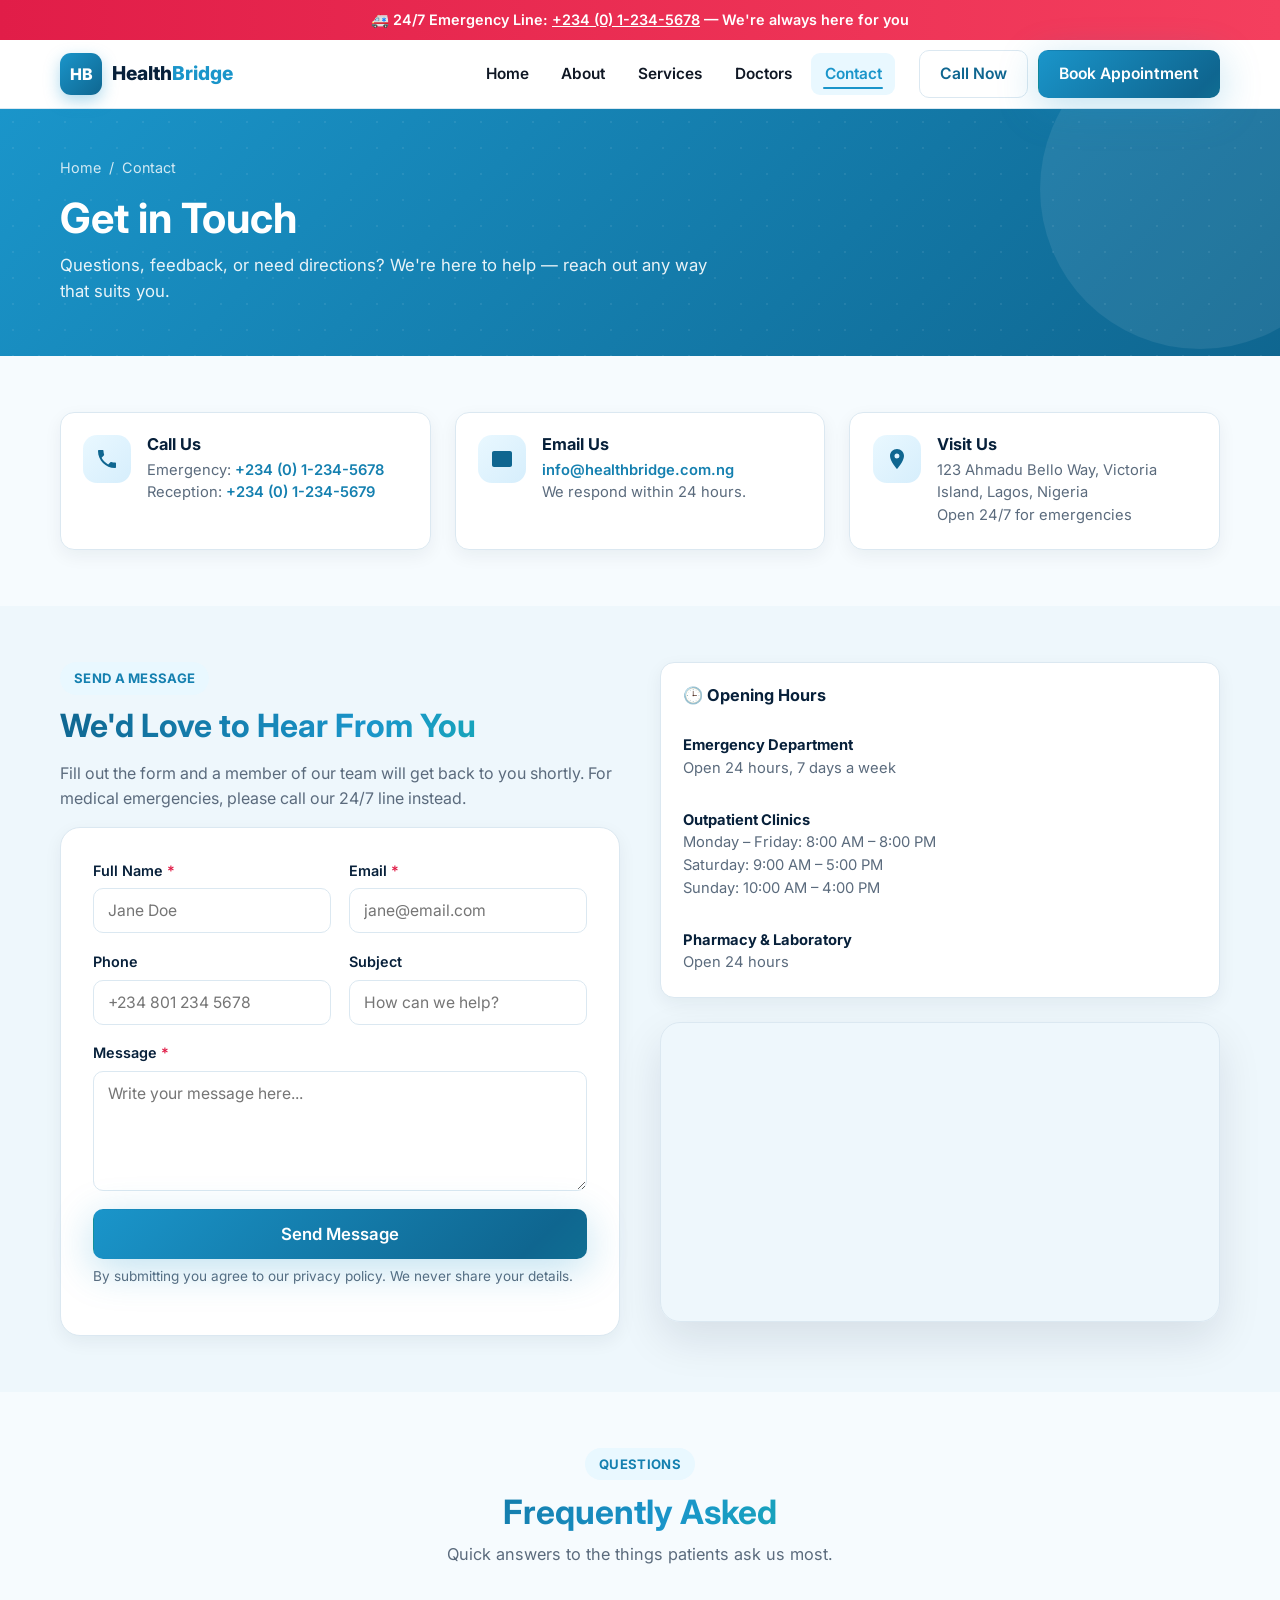
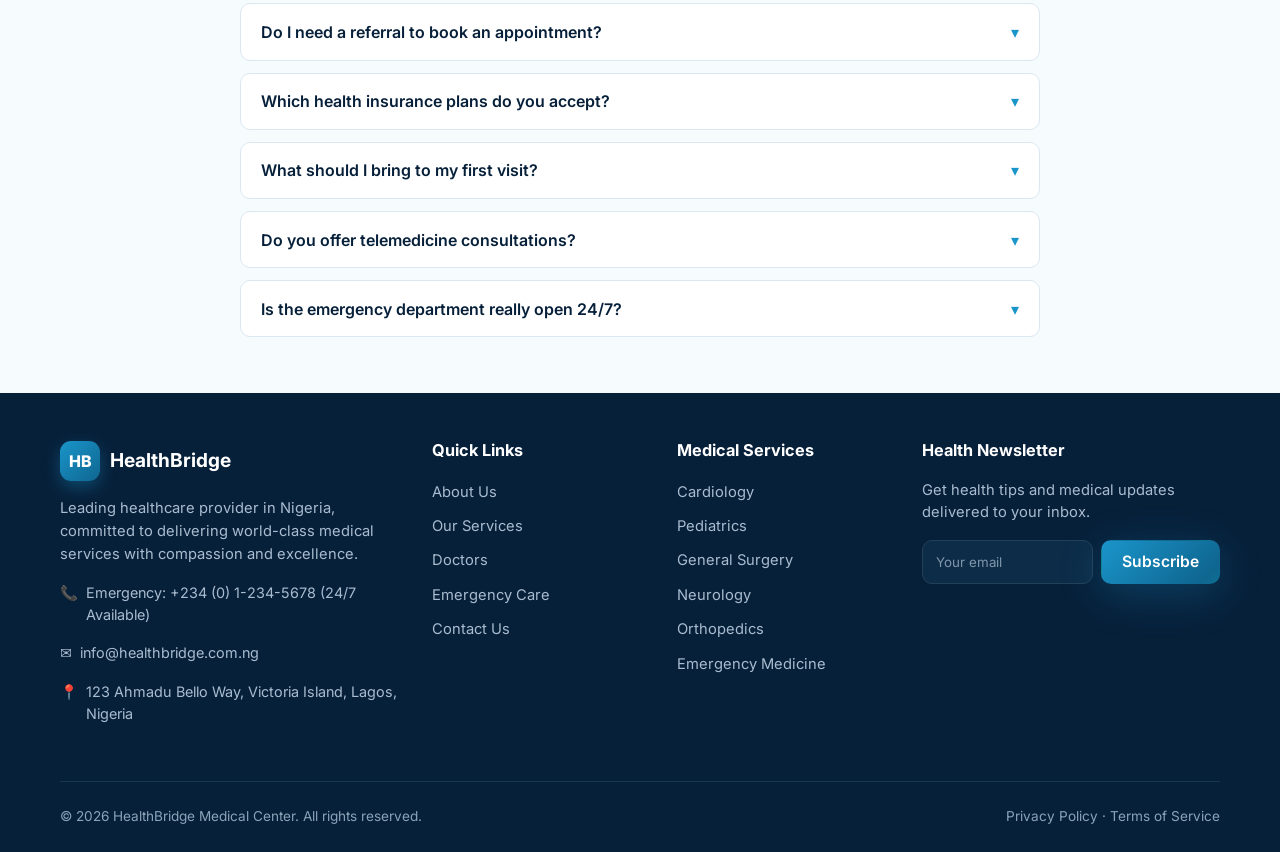
<file: contact.html>
<!DOCTYPE html>
<html lang="en">
<head>
  <meta charset="utf-8" />
  <meta name="viewport" content="width=device-width, initial-scale=1" />
  <title>Contact Us — HealthBridge Medical Center</title>
  <meta name="description" content="Get in touch with HealthBridge Medical Center in Victoria Island, Lagos. Call, email, visit us, or send a message — we respond within 24 hours." />
  <link rel="preconnect" href="https://fonts.googleapis.com" />
  <link rel="preconnect" href="https://fonts.gstatic.com" crossorigin />
  <link href="https://fonts.googleapis.com/css2?family=Inter:wght@300;400;600;700;800&display=swap" rel="stylesheet" />
  <link rel="stylesheet" href="css/styles.css" />
</head>
<body>

  <div class="emergency-strip">
    🚑 24/7 Emergency Line: <a href="tel:+23412345678">+234 (0) 1-234-5678</a> — We're always here for you
  </div>

  <header class="header">
    <div class="container nav">
      <a href="index.html" class="site-brand">
        <span class="brand-mark">HB</span>
        <span class="brand-name">Health<span>Bridge</span></span>
      </a>
      <button class="nav-toggle" id="navToggle" aria-expanded="false" aria-controls="navPanel" aria-label="Toggle navigation">
        <svg viewBox="0 0 24 24" fill="none" stroke="currentColor" stroke-width="2" stroke-linecap="round"><path d="M3 6h18M3 12h18M3 18h18"/></svg>
      </button>
      <div class="nav-panel" id="navPanel">
        <ul class="nav-menu">
          <li><a href="index.html">Home</a></li>
          <li><a href="about.html">About</a></li>
          <li><a href="services.html">Services</a></li>
          <li><a href="doctors.html">Doctors</a></li>
          <li><a href="contact.html" class="active">Contact</a></li>
        </ul>
        <div class="nav-cta">
          <a href="tel:+23412345678" class="btn btn-secondary">Call Now</a>
          <a href="appointment.html" class="btn btn-primary">Book Appointment</a>
        </div>
      </div>
    </div>
  </header>

  <main>
    <section class="page-header">
      <div class="container">
        <nav class="breadcrumb"><a href="index.html">Home</a> <span>/</span> <span>Contact</span></nav>
        <h1>Get in Touch</h1>
        <p>Questions, feedback, or need directions? We're here to help — reach out any way that suits you.</p>
      </div>
    </section>

    <!-- Info cards -->
    <section class="section">
      <div class="container">
        <div class="grid-3 reveal">
          <div class="info-card">
            <div class="spec-icon"><svg width="24" height="24" viewBox="0 0 24 24" fill="currentColor"><path d="M6.6 10.8c1.4 2.8 3.8 5.2 6.6 6.6l2.2-2.2c.3-.3.7-.4 1-.2 1.1.4 2.3.6 3.6.6.6 0 1 .4 1 1V20c0 .6-.4 1-1 1C10.6 21 3 13.4 3 4c0-.6.4-1 1-1h3.5c.6 0 1 .4 1 1 0 1.2.2 2.4.6 3.6.1.4 0 .8-.3 1l-2.2 2.2z"/></svg></div>
            <div>
              <h4>Call Us</h4>
              <p>Emergency: <a href="tel:+23412345678">+234 (0) 1-234-5678</a></p>
              <p>Reception: <a href="tel:+23412345679">+234 (0) 1-234-5679</a></p>
            </div>
          </div>
          <div class="info-card">
            <div class="spec-icon"><svg width="24" height="24" viewBox="0 0 24 24" fill="currentColor"><path d="M4 4h16c1.1 0 2 .9 2 2v12c0 1.1-.9 2-2 2H4c-1.1 0-2-.9-2-2V6c0-1.1.9-2 2-2zm8 7L4 6.2V6l8 5 8-5v.2L12 11z"/></svg></div>
            <div>
              <h4>Email Us</h4>
              <p><a href="mailto:info@healthbridge.com.ng">info@healthbridge.com.ng</a></p>
              <p>We respond within 24 hours.</p>
            </div>
          </div>
          <div class="info-card">
            <div class="spec-icon"><svg width="24" height="24" viewBox="0 0 24 24" fill="currentColor"><path d="M12 2C8.1 2 5 5.1 5 9c0 5.2 7 13 7 13s7-7.8 7-13c0-3.9-3.1-7-7-7zm0 9.5A2.5 2.5 0 1112 6.5a2.5 2.5 0 010 5z"/></svg></div>
            <div>
              <h4>Visit Us</h4>
              <p>123 Ahmadu Bello Way, Victoria Island, Lagos, Nigeria</p>
              <p>Open 24/7 for emergencies</p>
            </div>
          </div>
        </div>
      </div>
    </section>

    <!-- Form + hours -->
    <section class="section section--alt">
      <div class="container">
        <div class="split" style="align-items:start;">
          <div class="reveal">
            <span class="eyebrow">Send a Message</span>
            <h2>We'd Love to Hear From You</h2>
            <p>Fill out the form and a member of our team will get back to you shortly. For medical emergencies, please call our 24/7 line instead.</p>

            <form class="form-card" data-validate style="box-shadow:var(--shadow);">
              <div class="form-alert" role="status">✓ Thanks for reaching out! We'll reply within 24 hours.</div>
              <div class="form-grid">
                <div class="field">
                  <label for="cName">Full Name <span class="req">*</span></label>
                  <input id="cName" name="name" type="text" required placeholder="Jane Doe" />
                  <span class="error-msg">Please enter your name.</span>
                </div>
                <div class="field">
                  <label for="cEmail">Email <span class="req">*</span></label>
                  <input id="cEmail" name="email" type="email" required placeholder="jane@email.com" />
                  <span class="error-msg">Please enter a valid email.</span>
                </div>
                <div class="field">
                  <label for="cPhone">Phone</label>
                  <input id="cPhone" name="phone" type="tel" placeholder="+234 801 234 5678" />
                </div>
                <div class="field">
                  <label for="cSubject">Subject</label>
                  <input id="cSubject" name="subject" type="text" placeholder="How can we help?" />
                </div>
                <div class="field full">
                  <label for="cMessage">Message <span class="req">*</span></label>
                  <textarea id="cMessage" name="message" required placeholder="Write your message here..."></textarea>
                  <span class="error-msg">Please enter a message.</span>
                </div>
                <div class="field full">
                  <button class="btn btn-primary btn-lg" type="submit">Send Message</button>
                  <p class="form-note">By submitting you agree to our privacy policy. We never share your details.</p>
                </div>
              </div>
            </form>
          </div>

          <div class="reveal">
            <div class="info-card" style="flex-direction:column;">
              <h4 style="margin:0 0 0.8rem;">🕒 Opening Hours</h4>
              <p style="width:100%;">
                <strong style="color:var(--heading);">Emergency Department</strong><br>Open 24 hours, 7 days a week
              </p>
              <p style="width:100%;margin-top:0.8rem;">
                <strong style="color:var(--heading);">Outpatient Clinics</strong><br>
                Monday – Friday: 8:00 AM – 8:00 PM<br>
                Saturday: 9:00 AM – 5:00 PM<br>
                Sunday: 10:00 AM – 4:00 PM
              </p>
              <p style="width:100%;margin-top:0.8rem;">
                <strong style="color:var(--heading);">Pharmacy &amp; Laboratory</strong><br>Open 24 hours
              </p>
            </div>

            <div class="map-embed" style="margin-top:1.5rem;height:300px;">
              <iframe
                title="HealthBridge location map"
                src="https://www.google.com/maps?q=Victoria%20Island%20Lagos%20Nigeria&output=embed"
                loading="lazy" referrerpolicy="no-referrer-when-downgrade"></iframe>
            </div>
          </div>
        </div>
      </div>
    </section>

    <!-- FAQ -->
    <section class="section">
      <div class="container">
        <div class="section-head reveal">
          <span class="eyebrow">Questions</span>
          <h2>Frequently Asked</h2>
          <p>Quick answers to the things patients ask us most.</p>
        </div>
        <div class="faq reveal">
          <div class="faq-item">
            <button class="faq-q" aria-expanded="false">Do I need a referral to book an appointment?<span class="chev">▾</span></button>
            <div class="faq-a"><div>No referral is needed. You can book directly online, by phone, or in person for any of our specialties.</div></div>
          </div>
          <div class="faq-item">
            <button class="faq-q" aria-expanded="false">Which health insurance plans do you accept?<span class="chev">▾</span></button>
            <div class="faq-a"><div>We accept most major Nigerian HMOs and international insurers. Contact our billing desk to confirm your specific plan before your visit.</div></div>
          </div>
          <div class="faq-item">
            <button class="faq-q" aria-expanded="false">What should I bring to my first visit?<span class="chev">▾</span></button>
            <div class="faq-a"><div>Please bring a valid ID, your insurance card (if applicable), and any previous medical records or current medications.</div></div>
          </div>
          <div class="faq-item">
            <button class="faq-q" aria-expanded="false">Do you offer telemedicine consultations?<span class="chev">▾</span></button>
            <div class="faq-a"><div>Yes. Virtual consultations are available for many specialties. Select "Telemedicine" when booking your appointment.</div></div>
          </div>
          <div class="faq-item">
            <button class="faq-q" aria-expanded="false">Is the emergency department really open 24/7?<span class="chev">▾</span></button>
            <div class="faq-a"><div>Absolutely. Our emergency and trauma team, pharmacy, and laboratory operate around the clock, every day of the year.</div></div>
          </div>
        </div>
      </div>
    </section>
  </main>

  <footer class="footer">
    <div class="container">
      <div class="footer-grid">
        <div>
          <div class="logo"><span class="brand-mark">HB</span><strong>HealthBridge</strong></div>
          <p>Leading healthcare provider in Nigeria, committed to delivering world-class medical services with compassion and excellence.</p>
          <div class="contact-info">
            <p>📞 <span>Emergency: +234 (0) 1-234-5678 (24/7 Available)</span></p>
            <p>✉️ <span>info@healthbridge.com.ng</span></p>
            <p>📍 <span>123 Ahmadu Bello Way, Victoria Island, Lagos, Nigeria</span></p>
          </div>
        </div>
        <div>
          <h3>Quick Links</h3>
          <ul>
            <li><a href="about.html">About Us</a></li>
            <li><a href="services.html">Our Services</a></li>
            <li><a href="doctors.html">Doctors</a></li>
            <li><a href="services.html#emergency">Emergency Care</a></li>
            <li><a href="contact.html">Contact Us</a></li>
          </ul>
        </div>
        <div>
          <h3>Medical Services</h3>
          <ul>
            <li><a href="services.html#cardiology">Cardiology</a></li>
            <li><a href="services.html#pediatrics">Pediatrics</a></li>
            <li><a href="services.html#surgery">General Surgery</a></li>
            <li><a href="services.html#neurology">Neurology</a></li>
            <li><a href="services.html#orthopedics">Orthopedics</a></li>
            <li><a href="services.html#emergency">Emergency Medicine</a></li>
          </ul>
        </div>
        <div>
          <h3>Health Newsletter</h3>
          <p>Get health tips and medical updates delivered to your inbox.</p>
          <form class="newsletter-form">
            <input type="email" placeholder="Your email" aria-label="Email address" required />
            <button class="btn btn-primary" type="submit">Subscribe</button>
          </form>
        </div>
      </div>
      <div class="footer-bottom">
        <span>© <span data-year>2026</span> HealthBridge Medical Center. All rights reserved.</span>
        <span><a href="#">Privacy Policy</a> · <a href="#">Terms of Service</a></span>
      </div>
    </div>
  </footer>

  <script src="js/main.js" defer></script>
</body>
</html>
</file>
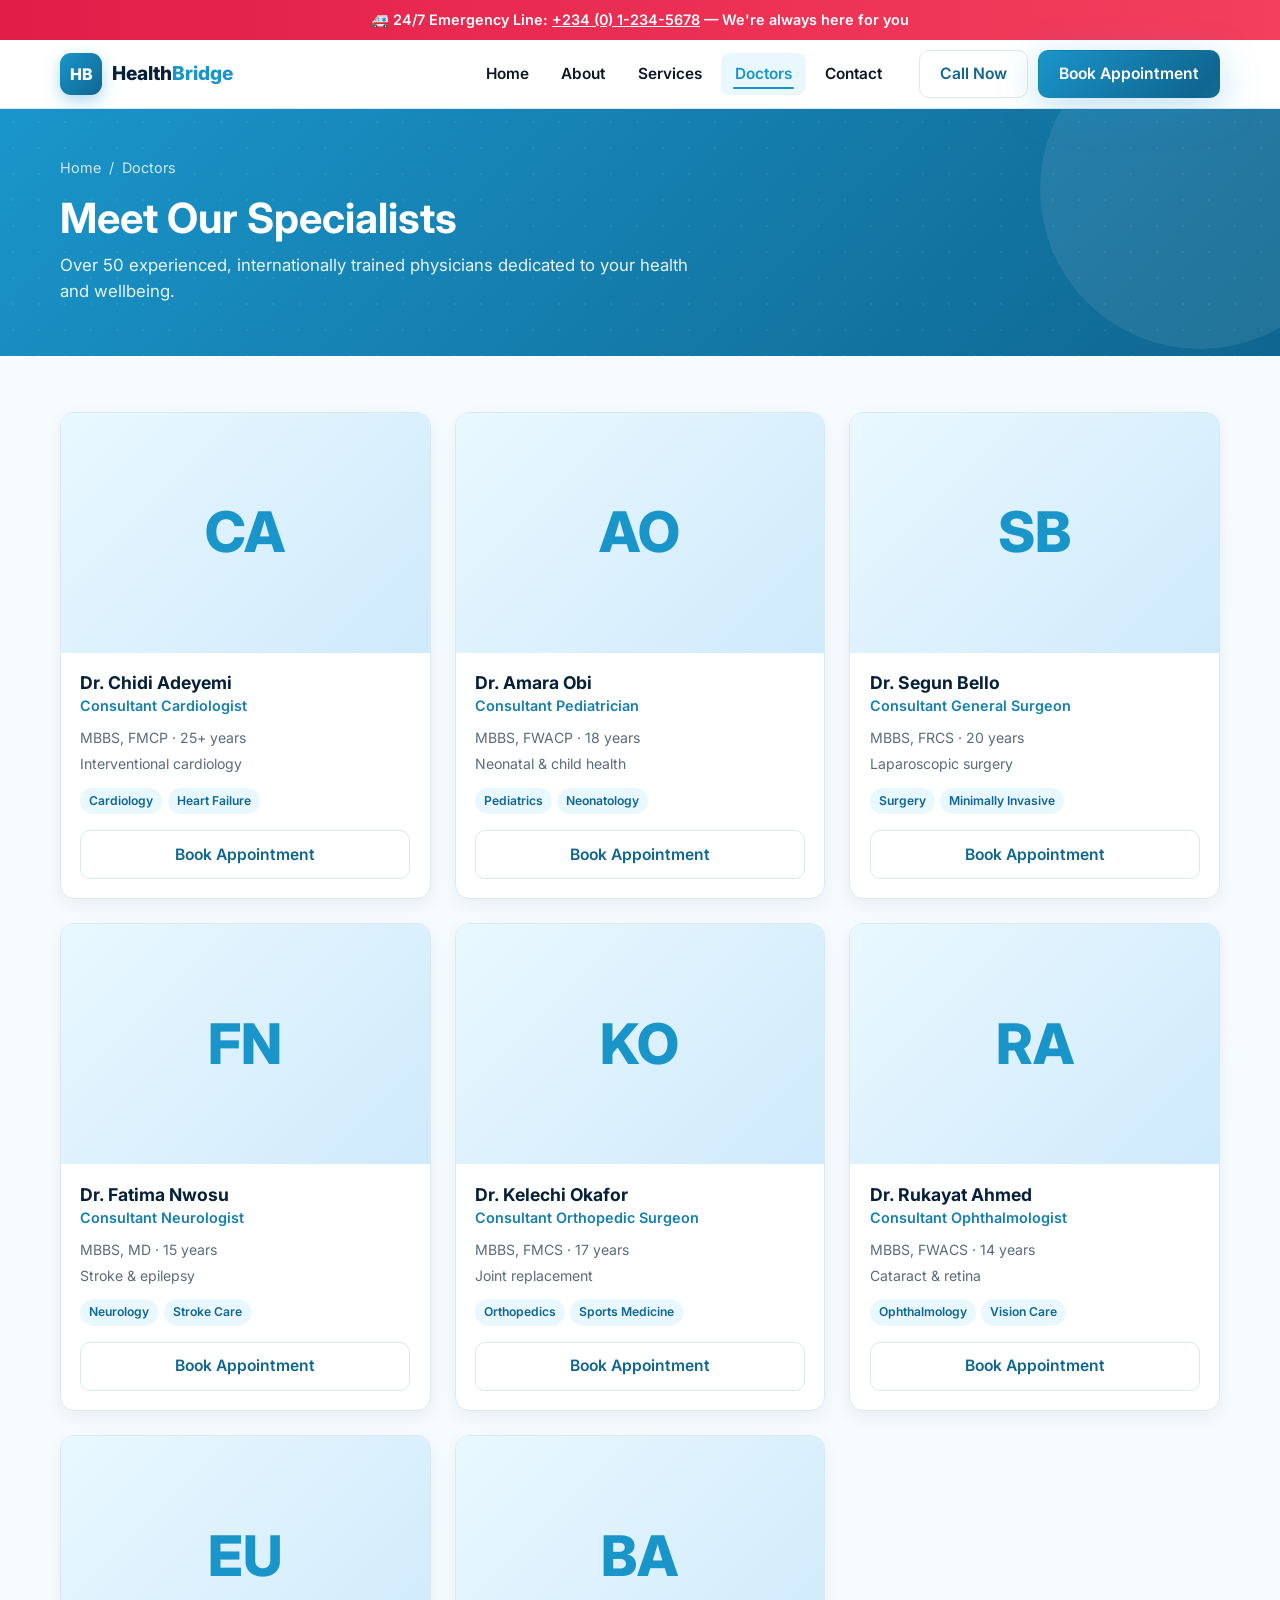
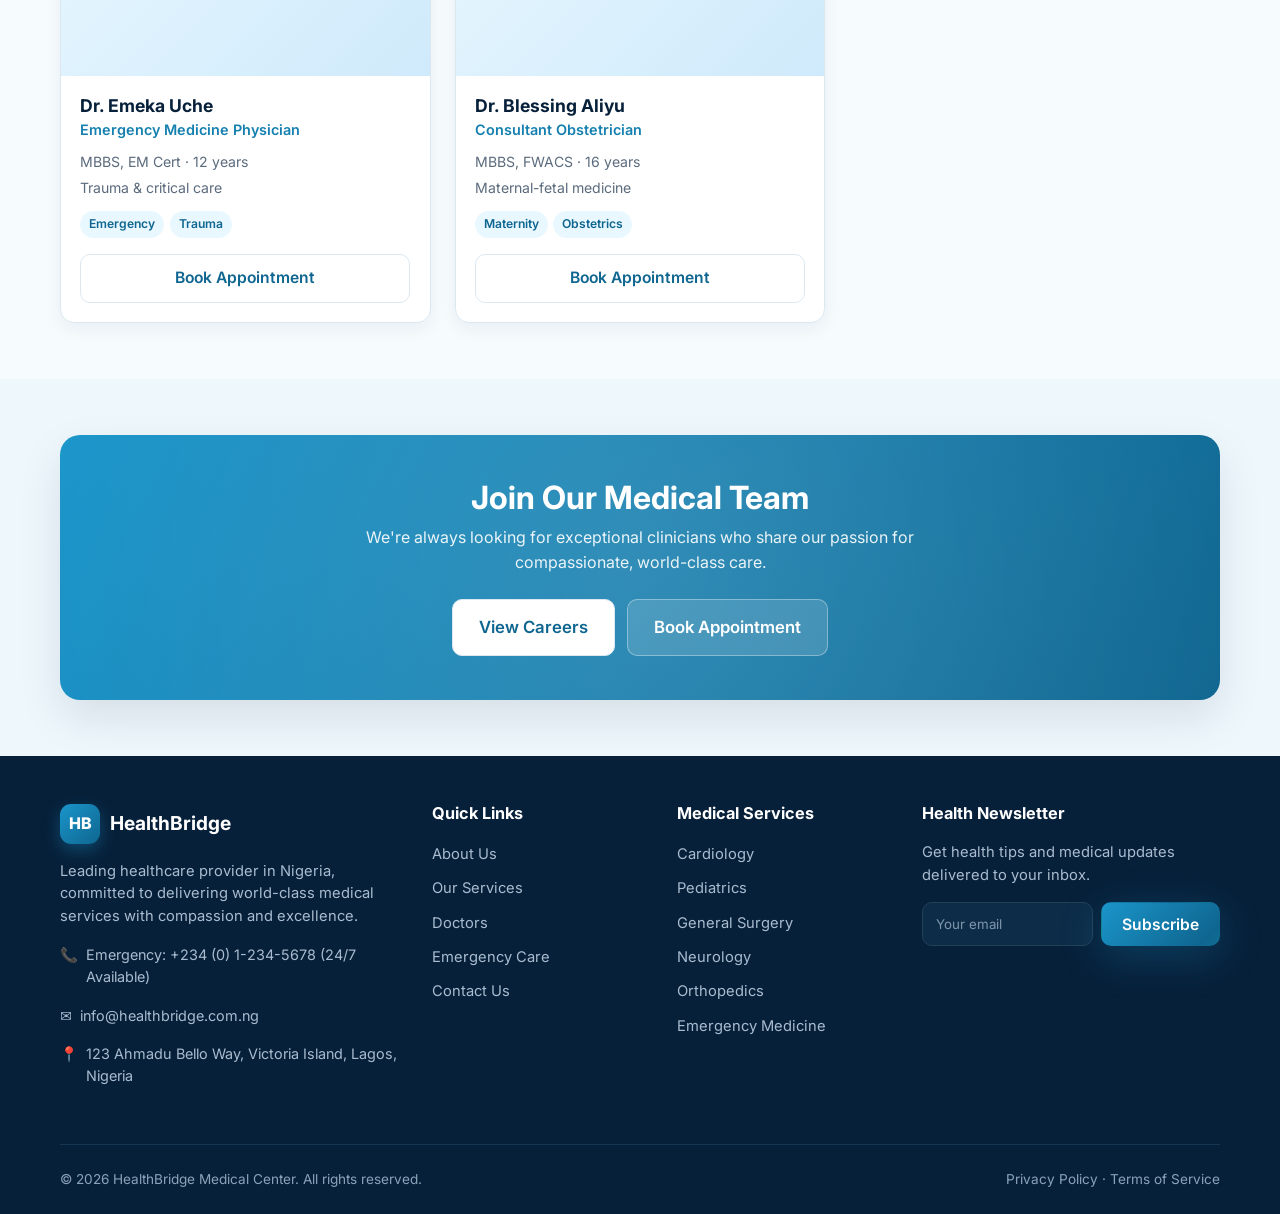
<file: doctors.html>
<!DOCTYPE html>
<html lang="en">
<head>
  <meta charset="utf-8" />
  <meta name="viewport" content="width=device-width, initial-scale=1" />
  <title>Our Doctors — HealthBridge Medical Center</title>
  <meta name="description" content="Meet the specialists behind HealthBridge Medical Center — experienced, internationally trained doctors across every department." />
  <link rel="preconnect" href="https://fonts.googleapis.com" />
  <link rel="preconnect" href="https://fonts.gstatic.com" crossorigin />
  <link href="https://fonts.googleapis.com/css2?family=Inter:wght@300;400;600;700;800&display=swap" rel="stylesheet" />
  <link rel="stylesheet" href="css/styles.css" />
</head>
<body>

  <div class="emergency-strip">
    🚑 24/7 Emergency Line: <a href="tel:+23412345678">+234 (0) 1-234-5678</a> — We're always here for you
  </div>

  <header class="header">
    <div class="container nav">
      <a href="index.html" class="site-brand">
        <span class="brand-mark">HB</span>
        <span class="brand-name">Health<span>Bridge</span></span>
      </a>
      <button class="nav-toggle" id="navToggle" aria-expanded="false" aria-controls="navPanel" aria-label="Toggle navigation">
        <svg viewBox="0 0 24 24" fill="none" stroke="currentColor" stroke-width="2" stroke-linecap="round"><path d="M3 6h18M3 12h18M3 18h18"/></svg>
      </button>
      <div class="nav-panel" id="navPanel">
        <ul class="nav-menu">
          <li><a href="index.html">Home</a></li>
          <li><a href="about.html">About</a></li>
          <li><a href="services.html">Services</a></li>
          <li><a href="doctors.html" class="active">Doctors</a></li>
          <li><a href="contact.html">Contact</a></li>
        </ul>
        <div class="nav-cta">
          <a href="tel:+23412345678" class="btn btn-secondary">Call Now</a>
          <a href="appointment.html" class="btn btn-primary">Book Appointment</a>
        </div>
      </div>
    </div>
  </header>

  <main>
    <section class="page-header">
      <div class="container">
        <nav class="breadcrumb"><a href="index.html">Home</a> <span>/</span> <span>Doctors</span></nav>
        <h1>Meet Our Specialists</h1>
        <p>Over 50 experienced, internationally trained physicians dedicated to your health and wellbeing.</p>
      </div>
    </section>

    <section class="section">
      <div class="container">
        <div class="card-grid reveal">

          <div class="doctor-card">
            <div class="doctor-photo"><div class="avatar-fallback">CA</div></div>
            <div class="doctor-info">
              <h4>Dr. Chidi Adeyemi</h4>
              <p class="doctor-role">Consultant Cardiologist</p>
              <div class="doctor-meta"><span>MBBS, FMCP · 25+ years</span><span>Interventional cardiology</span></div>
              <div class="doctor-tags"><span>Cardiology</span><span>Heart Failure</span></div>
              <a class="btn btn-secondary btn-block" href="appointment.html?dept=Cardiology" style="margin-top:1rem;">Book Appointment</a>
            </div>
          </div>

          <div class="doctor-card">
            <div class="doctor-photo"><div class="avatar-fallback">AO</div></div>
            <div class="doctor-info">
              <h4>Dr. Amara Obi</h4>
              <p class="doctor-role">Consultant Pediatrician</p>
              <div class="doctor-meta"><span>MBBS, FWACP · 18 years</span><span>Neonatal &amp; child health</span></div>
              <div class="doctor-tags"><span>Pediatrics</span><span>Neonatology</span></div>
              <a class="btn btn-secondary btn-block" href="appointment.html?dept=Pediatrics" style="margin-top:1rem;">Book Appointment</a>
            </div>
          </div>

          <div class="doctor-card">
            <div class="doctor-photo"><div class="avatar-fallback">SB</div></div>
            <div class="doctor-info">
              <h4>Dr. Segun Bello</h4>
              <p class="doctor-role">Consultant General Surgeon</p>
              <div class="doctor-meta"><span>MBBS, FRCS · 20 years</span><span>Laparoscopic surgery</span></div>
              <div class="doctor-tags"><span>Surgery</span><span>Minimally Invasive</span></div>
              <a class="btn btn-secondary btn-block" href="appointment.html?dept=General%20Surgery" style="margin-top:1rem;">Book Appointment</a>
            </div>
          </div>

          <div class="doctor-card">
            <div class="doctor-photo"><div class="avatar-fallback">FN</div></div>
            <div class="doctor-info">
              <h4>Dr. Fatima Nwosu</h4>
              <p class="doctor-role">Consultant Neurologist</p>
              <div class="doctor-meta"><span>MBBS, MD · 15 years</span><span>Stroke &amp; epilepsy</span></div>
              <div class="doctor-tags"><span>Neurology</span><span>Stroke Care</span></div>
              <a class="btn btn-secondary btn-block" href="appointment.html?dept=Neurology" style="margin-top:1rem;">Book Appointment</a>
            </div>
          </div>

          <div class="doctor-card">
            <div class="doctor-photo"><div class="avatar-fallback">KO</div></div>
            <div class="doctor-info">
              <h4>Dr. Kelechi Okafor</h4>
              <p class="doctor-role">Consultant Orthopedic Surgeon</p>
              <div class="doctor-meta"><span>MBBS, FMCS · 17 years</span><span>Joint replacement</span></div>
              <div class="doctor-tags"><span>Orthopedics</span><span>Sports Medicine</span></div>
              <a class="btn btn-secondary btn-block" href="appointment.html?dept=Orthopedics" style="margin-top:1rem;">Book Appointment</a>
            </div>
          </div>

          <div class="doctor-card">
            <div class="doctor-photo"><div class="avatar-fallback">RA</div></div>
            <div class="doctor-info">
              <h4>Dr. Rukayat Ahmed</h4>
              <p class="doctor-role">Consultant Ophthalmologist</p>
              <div class="doctor-meta"><span>MBBS, FWACS · 14 years</span><span>Cataract &amp; retina</span></div>
              <div class="doctor-tags"><span>Ophthalmology</span><span>Vision Care</span></div>
              <a class="btn btn-secondary btn-block" href="appointment.html?dept=Ophthalmology" style="margin-top:1rem;">Book Appointment</a>
            </div>
          </div>

          <div class="doctor-card">
            <div class="doctor-photo"><div class="avatar-fallback">EU</div></div>
            <div class="doctor-info">
              <h4>Dr. Emeka Uche</h4>
              <p class="doctor-role">Emergency Medicine Physician</p>
              <div class="doctor-meta"><span>MBBS, EM Cert · 12 years</span><span>Trauma &amp; critical care</span></div>
              <div class="doctor-tags"><span>Emergency</span><span>Trauma</span></div>
              <a class="btn btn-secondary btn-block" href="appointment.html?dept=Emergency%20Medicine" style="margin-top:1rem;">Book Appointment</a>
            </div>
          </div>

          <div class="doctor-card">
            <div class="doctor-photo"><div class="avatar-fallback">BA</div></div>
            <div class="doctor-info">
              <h4>Dr. Blessing Aliyu</h4>
              <p class="doctor-role">Consultant Obstetrician</p>
              <div class="doctor-meta"><span>MBBS, FWACS · 16 years</span><span>Maternal-fetal medicine</span></div>
              <div class="doctor-tags"><span>Maternity</span><span>Obstetrics</span></div>
              <a class="btn btn-secondary btn-block" href="appointment.html?dept=Maternity" style="margin-top:1rem;">Book Appointment</a>
            </div>
          </div>

        </div>
      </div>
    </section>

    <section class="section section--alt">
      <div class="container">
        <div class="cta-band reveal">
          <h3>Join Our Medical Team</h3>
          <p>We're always looking for exceptional clinicians who share our passion for compassionate, world-class care.</p>
          <div class="cta-actions">
            <a href="contact.html" class="btn btn-secondary btn-lg">View Careers</a>
            <a href="appointment.html" class="btn btn-ghost btn-lg">Book Appointment</a>
          </div>
        </div>
      </div>
    </section>
  </main>

  <footer class="footer">
    <div class="container">
      <div class="footer-grid">
        <div>
          <div class="logo"><span class="brand-mark">HB</span><strong>HealthBridge</strong></div>
          <p>Leading healthcare provider in Nigeria, committed to delivering world-class medical services with compassion and excellence.</p>
          <div class="contact-info">
            <p>📞 <span>Emergency: +234 (0) 1-234-5678 (24/7 Available)</span></p>
            <p>✉️ <span>info@healthbridge.com.ng</span></p>
            <p>📍 <span>123 Ahmadu Bello Way, Victoria Island, Lagos, Nigeria</span></p>
          </div>
        </div>
        <div>
          <h3>Quick Links</h3>
          <ul>
            <li><a href="about.html">About Us</a></li>
            <li><a href="services.html">Our Services</a></li>
            <li><a href="doctors.html">Doctors</a></li>
            <li><a href="services.html#emergency">Emergency Care</a></li>
            <li><a href="contact.html">Contact Us</a></li>
          </ul>
        </div>
        <div>
          <h3>Medical Services</h3>
          <ul>
            <li><a href="services.html#cardiology">Cardiology</a></li>
            <li><a href="services.html#pediatrics">Pediatrics</a></li>
            <li><a href="services.html#surgery">General Surgery</a></li>
            <li><a href="services.html#neurology">Neurology</a></li>
            <li><a href="services.html#orthopedics">Orthopedics</a></li>
            <li><a href="services.html#emergency">Emergency Medicine</a></li>
          </ul>
        </div>
        <div>
          <h3>Health Newsletter</h3>
          <p>Get health tips and medical updates delivered to your inbox.</p>
          <form class="newsletter-form">
            <input type="email" placeholder="Your email" aria-label="Email address" required />
            <button class="btn btn-primary" type="submit">Subscribe</button>
          </form>
        </div>
      </div>
      <div class="footer-bottom">
        <span>© <span data-year>2026</span> HealthBridge Medical Center. All rights reserved.</span>
        <span><a href="#">Privacy Policy</a> · <a href="#">Terms of Service</a></span>
      </div>
    </div>
  </footer>

  <script src="js/main.js" defer></script>
</body>
</html>
</file>
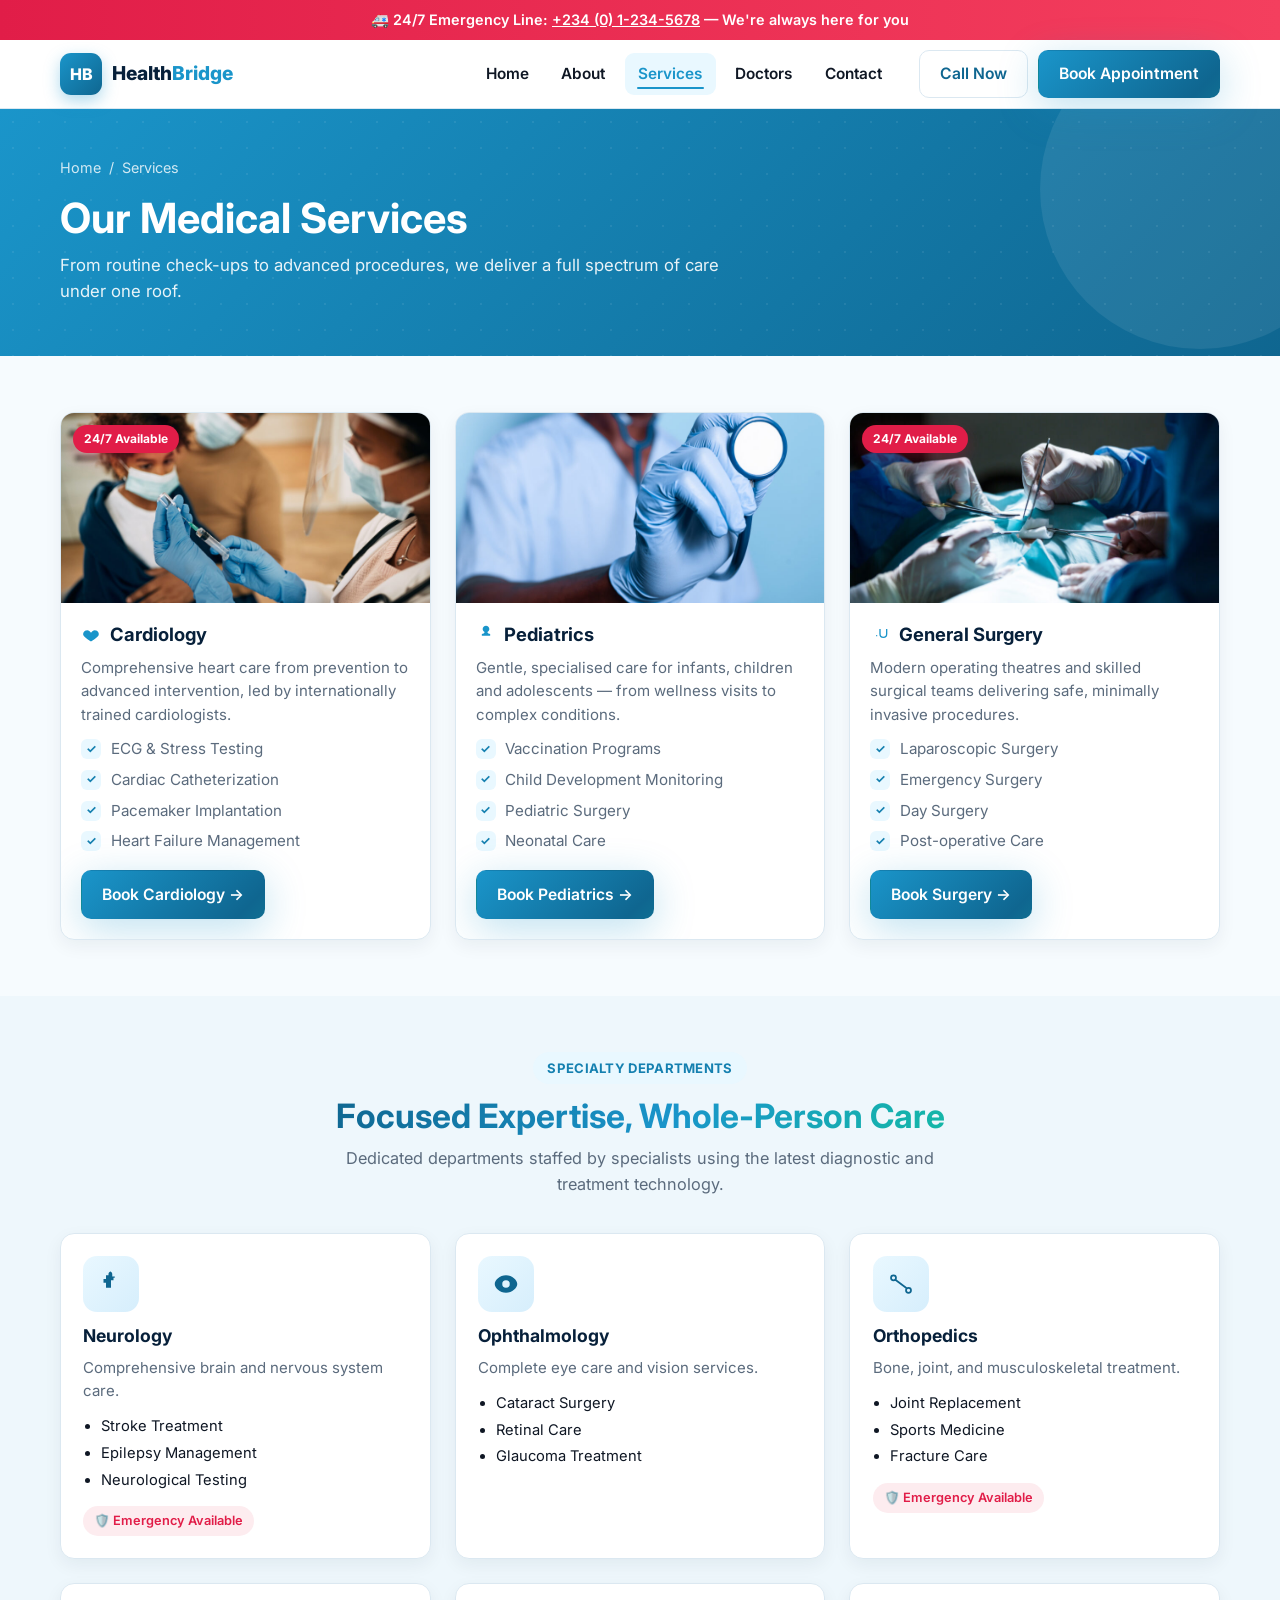
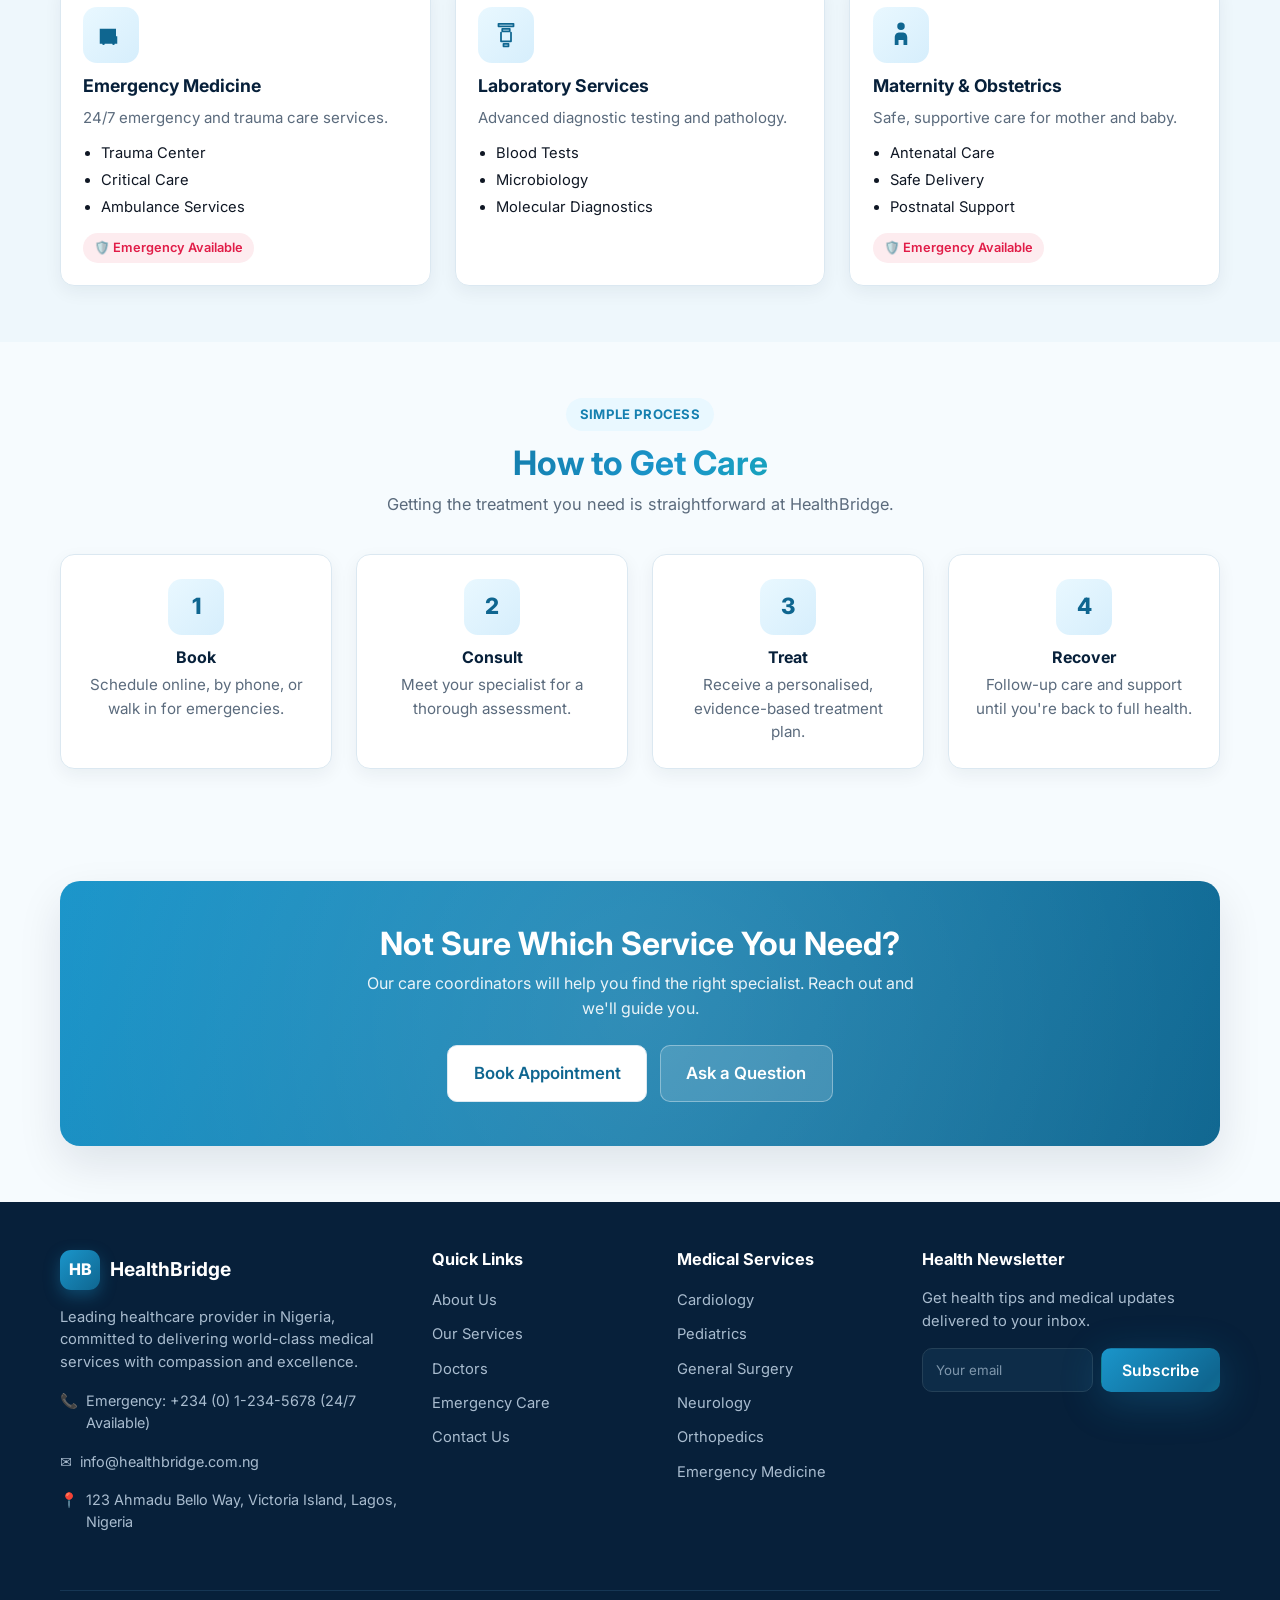
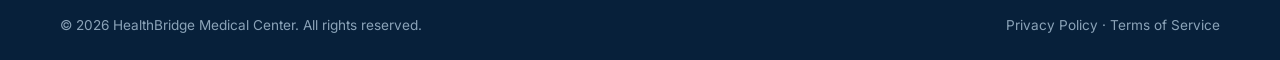
<file: services.html>
<!DOCTYPE html>
<html lang="en">
<head>
  <meta charset="utf-8" />
  <meta name="viewport" content="width=device-width, initial-scale=1" />
  <title>Services — HealthBridge Medical Center</title>
  <meta name="description" content="Explore the full range of medical services at HealthBridge — cardiology, pediatrics, surgery, neurology, orthopedics, emergency care, diagnostics and more." />
  <link rel="preconnect" href="https://fonts.googleapis.com" />
  <link rel="preconnect" href="https://fonts.gstatic.com" crossorigin />
  <link href="https://fonts.googleapis.com/css2?family=Inter:wght@300;400;600;700;800&display=swap" rel="stylesheet" />
  <link rel="stylesheet" href="css/styles.css" />
</head>
<body>

  <div class="emergency-strip">
    🚑 24/7 Emergency Line: <a href="tel:+23412345678">+234 (0) 1-234-5678</a> — We're always here for you
  </div>

  <header class="header">
    <div class="container nav">
      <a href="index.html" class="site-brand">
        <span class="brand-mark">HB</span>
        <span class="brand-name">Health<span>Bridge</span></span>
      </a>
      <button class="nav-toggle" id="navToggle" aria-expanded="false" aria-controls="navPanel" aria-label="Toggle navigation">
        <svg viewBox="0 0 24 24" fill="none" stroke="currentColor" stroke-width="2" stroke-linecap="round"><path d="M3 6h18M3 12h18M3 18h18"/></svg>
      </button>
      <div class="nav-panel" id="navPanel">
        <ul class="nav-menu">
          <li><a href="index.html">Home</a></li>
          <li><a href="about.html">About</a></li>
          <li><a href="services.html" class="active">Services</a></li>
          <li><a href="doctors.html">Doctors</a></li>
          <li><a href="contact.html">Contact</a></li>
        </ul>
        <div class="nav-cta">
          <a href="tel:+23412345678" class="btn btn-secondary">Call Now</a>
          <a href="appointment.html" class="btn btn-primary">Book Appointment</a>
        </div>
      </div>
    </div>
  </header>

  <main>
    <section class="page-header">
      <div class="container">
        <nav class="breadcrumb"><a href="index.html">Home</a> <span>/</span> <span>Services</span></nav>
        <h1>Our Medical Services</h1>
        <p>From routine check-ups to advanced procedures, we deliver a full spectrum of care under one roof.</p>
      </div>
    </section>

    <!-- Featured services with images -->
    <section class="section">
      <div class="container">
        <div class="card-grid reveal">

          <article class="service-card" id="cardiology">
            <div class="media">
              <span class="tag">24/7 Available</span>
              <img src="images/closeup-doctor-using-syringe-preparing-medicine-child-during-coronavirus-pandemic-870x580.jpg" alt="Cardiology care" loading="lazy" />
            </div>
            <div class="content">
              <h3><svg width="20" height="20" viewBox="0 0 24 24" fill="currentColor"><path d="M12 21s-7-4.35-9-7.2C1.85 11.73 3.3 7.5 7.5 7.5c1.95 0 3.1 1.4 4.5 2.88C13.4 8.9 14.55 7.5 16.5 7.5 20.7 7.5 22.15 11.73 21 13.8 19 16.65 12 21 12 21z"/></svg> Cardiology</h3>
              <p style="color:var(--muted);margin:0;font-size:.94rem;">Comprehensive heart care from prevention to advanced intervention, led by internationally trained cardiologists.</p>
              <ul class="feature-list">
                <li><span class="bullet">✓</span> ECG &amp; Stress Testing</li>
                <li><span class="bullet">✓</span> Cardiac Catheterization</li>
                <li><span class="bullet">✓</span> Pacemaker Implantation</li>
                <li><span class="bullet">✓</span> Heart Failure Management</li>
              </ul>
              <div class="cta"><a class="btn btn-primary" href="appointment.html?dept=Cardiology">Book Cardiology →</a></div>
            </div>
          </article>

          <article class="service-card" id="pediatrics">
            <div class="media">
              <img src="images/close-up-african-american-hand-holding-stethoscope-870x580.jpg" alt="Pediatric care" loading="lazy" />
            </div>
            <div class="content">
              <h3><svg width="20" height="20" viewBox="0 0 24 24" fill="currentColor"><path d="M12 2C9.79 2 8 3.79 8 6c0 1.64.99 3.03 2.4 3.67C10.15 11.12 8.45 12 7 12v2h10v-2c-1.45 0-3.15-.88-3.4-2.33C15.01 9.03 16 7.64 16 6c0-2.21-1.79-4-4-4z"/></svg> Pediatrics</h3>
              <p style="color:var(--muted);margin:0;font-size:.94rem;">Gentle, specialised care for infants, children and adolescents — from wellness visits to complex conditions.</p>
              <ul class="feature-list">
                <li><span class="bullet">✓</span> Vaccination Programs</li>
                <li><span class="bullet">✓</span> Child Development Monitoring</li>
                <li><span class="bullet">✓</span> Pediatric Surgery</li>
                <li><span class="bullet">✓</span> Neonatal Care</li>
              </ul>
              <div class="cta"><a class="btn btn-primary" href="appointment.html?dept=Pediatrics">Book Pediatrics →</a></div>
            </div>
          </article>

          <article class="service-card" id="surgery">
            <div class="media">
              <span class="tag">24/7 Available</span>
              <img src="images/surgeons-performing-operation-operation-room-768x512.jpg" alt="General surgery" loading="lazy" />
            </div>
            <div class="content">
              <h3><svg width="20" height="20" viewBox="0 0 24 24" fill="none" stroke="currentColor" stroke-width="1.6"><path d="M20 6v6a4 4 0 01-4 4 4 4 0 01-4-4V6"/><path d="M8 14h.01" stroke-linecap="round"/></svg> General Surgery</h3>
              <p style="color:var(--muted);margin:0;font-size:.94rem;">Modern operating theatres and skilled surgical teams delivering safe, minimally invasive procedures.</p>
              <ul class="feature-list">
                <li><span class="bullet">✓</span> Laparoscopic Surgery</li>
                <li><span class="bullet">✓</span> Emergency Surgery</li>
                <li><span class="bullet">✓</span> Day Surgery</li>
                <li><span class="bullet">✓</span> Post-operative Care</li>
              </ul>
              <div class="cta"><a class="btn btn-primary" href="appointment.html?dept=General%20Surgery">Book Surgery →</a></div>
            </div>
          </article>

        </div>
      </div>
    </section>

    <!-- Specialty departments -->
    <section class="section section--alt">
      <div class="container">
        <div class="section-head reveal">
          <span class="eyebrow">Specialty Departments</span>
          <h2>Focused Expertise, Whole-Person Care</h2>
          <p>Dedicated departments staffed by specialists using the latest diagnostic and treatment technology.</p>
        </div>
        <div class="card-grid reveal">
          <div class="specialty-card" id="neurology">
            <div class="spec-icon"><svg width="30" height="30" viewBox="0 0 24 24" fill="currentColor"><path d="M12 2c-1.1 0-2 .9-2 2v1H8v3H6v3h2v4h4v-6h2v-2h1V6h-2V4c0-1.1-.9-2-2-2z"/></svg></div>
            <h4>Neurology</h4>
            <p>Comprehensive brain and nervous system care.</p>
            <ul><li>Stroke Treatment</li><li>Epilepsy Management</li><li>Neurological Testing</li></ul>
            <span class="badge badge--danger">🛡️ Emergency Available</span>
          </div>
          <div class="specialty-card" id="ophthalmology">
            <div class="spec-icon"><svg width="30" height="30" viewBox="0 0 24 24" fill="currentColor"><path d="M12 5c-5 0-9 4-9 7s4 7 9 7 9-4 9-7-4-7-9-7zm0 10a3 3 0 110-6 3 3 0 010 6z"/></svg></div>
            <h4>Ophthalmology</h4>
            <p>Complete eye care and vision services.</p>
            <ul><li>Cataract Surgery</li><li>Retinal Care</li><li>Glaucoma Treatment</li></ul>
          </div>
          <div class="specialty-card" id="orthopedics">
            <div class="spec-icon"><svg width="30" height="30" viewBox="0 0 24 24" fill="none" stroke="currentColor" stroke-width="1.4"><path d="M4 7a2 2 0 114 0 2 2 0 11-4 0zm12 10a2 2 0 114 0 2 2 0 11-4 0zM8 9l8 6" stroke-linecap="round" stroke-linejoin="round"/></svg></div>
            <h4>Orthopedics</h4>
            <p>Bone, joint, and musculoskeletal treatment.</p>
            <ul><li>Joint Replacement</li><li>Sports Medicine</li><li>Fracture Care</li></ul>
            <span class="badge badge--danger">🛡️ Emergency Available</span>
          </div>
          <div class="specialty-card" id="emergency">
            <div class="spec-icon"><svg width="30" height="30" viewBox="0 0 24 24" fill="currentColor"><path d="M3 13h13v-6H3v6zm0 0v6h2a1 1 0 002 0h6a1 1 0 002 0h2v-6H3z"/></svg></div>
            <h4>Emergency Medicine</h4>
            <p>24/7 emergency and trauma care services.</p>
            <ul><li>Trauma Center</li><li>Critical Care</li><li>Ambulance Services</li></ul>
            <span class="badge badge--danger">🛡️ Emergency Available</span>
          </div>
          <div class="specialty-card" id="laboratory">
            <div class="spec-icon"><svg width="30" height="30" viewBox="0 0 24 24" fill="none" stroke="currentColor" stroke-width="1.4"><path d="M6 3h12v2H6zM10 21h4v-2h-4zM9 7h6v2H9zM8 10v7h8v-7" stroke-linecap="round" stroke-linejoin="round"/></svg></div>
            <h4>Laboratory Services</h4>
            <p>Advanced diagnostic testing and pathology.</p>
            <ul><li>Blood Tests</li><li>Microbiology</li><li>Molecular Diagnostics</li></ul>
          </div>
          <div class="specialty-card" id="maternity">
            <div class="spec-icon"><svg width="30" height="30" viewBox="0 0 24 24" fill="currentColor"><path d="M12 2a3 3 0 100 6 3 3 0 000-6zm-1 8c-2 0-4 1-4 4v6h3v-4h4v4h3v-6c0-3-2-4-4-4z"/></svg></div>
            <h4>Maternity &amp; Obstetrics</h4>
            <p>Safe, supportive care for mother and baby.</p>
            <ul><li>Antenatal Care</li><li>Safe Delivery</li><li>Postnatal Support</li></ul>
            <span class="badge badge--danger">🛡️ Emergency Available</span>
          </div>
        </div>
      </div>
    </section>

    <!-- How it works -->
    <section class="section">
      <div class="container">
        <div class="section-head reveal">
          <span class="eyebrow">Simple Process</span>
          <h2>How to Get Care</h2>
          <p>Getting the treatment you need is straightforward at HealthBridge.</p>
        </div>
        <div class="value-grid reveal">
          <div class="value-card">
            <div class="spec-icon" style="font-weight:800;font-size:1.4rem;">1</div>
            <h4>Book</h4>
            <p>Schedule online, by phone, or walk in for emergencies.</p>
          </div>
          <div class="value-card">
            <div class="spec-icon" style="font-weight:800;font-size:1.4rem;">2</div>
            <h4>Consult</h4>
            <p>Meet your specialist for a thorough assessment.</p>
          </div>
          <div class="value-card">
            <div class="spec-icon" style="font-weight:800;font-size:1.4rem;">3</div>
            <h4>Treat</h4>
            <p>Receive a personalised, evidence-based treatment plan.</p>
          </div>
          <div class="value-card">
            <div class="spec-icon" style="font-weight:800;font-size:1.4rem;">4</div>
            <h4>Recover</h4>
            <p>Follow-up care and support until you're back to full health.</p>
          </div>
        </div>
      </div>
    </section>

    <section class="section">
      <div class="container">
        <div class="cta-band reveal">
          <h3>Not Sure Which Service You Need?</h3>
          <p>Our care coordinators will help you find the right specialist. Reach out and we'll guide you.</p>
          <div class="cta-actions">
            <a href="appointment.html" class="btn btn-secondary btn-lg">Book Appointment</a>
            <a href="contact.html" class="btn btn-ghost btn-lg">Ask a Question</a>
          </div>
        </div>
      </div>
    </section>
  </main>

  <footer class="footer">
    <div class="container">
      <div class="footer-grid">
        <div>
          <div class="logo"><span class="brand-mark">HB</span><strong>HealthBridge</strong></div>
          <p>Leading healthcare provider in Nigeria, committed to delivering world-class medical services with compassion and excellence.</p>
          <div class="contact-info">
            <p>📞 <span>Emergency: +234 (0) 1-234-5678 (24/7 Available)</span></p>
            <p>✉️ <span>info@healthbridge.com.ng</span></p>
            <p>📍 <span>123 Ahmadu Bello Way, Victoria Island, Lagos, Nigeria</span></p>
          </div>
        </div>
        <div>
          <h3>Quick Links</h3>
          <ul>
            <li><a href="about.html">About Us</a></li>
            <li><a href="services.html">Our Services</a></li>
            <li><a href="doctors.html">Doctors</a></li>
            <li><a href="services.html#emergency">Emergency Care</a></li>
            <li><a href="contact.html">Contact Us</a></li>
          </ul>
        </div>
        <div>
          <h3>Medical Services</h3>
          <ul>
            <li><a href="services.html#cardiology">Cardiology</a></li>
            <li><a href="services.html#pediatrics">Pediatrics</a></li>
            <li><a href="services.html#surgery">General Surgery</a></li>
            <li><a href="services.html#neurology">Neurology</a></li>
            <li><a href="services.html#orthopedics">Orthopedics</a></li>
            <li><a href="services.html#emergency">Emergency Medicine</a></li>
          </ul>
        </div>
        <div>
          <h3>Health Newsletter</h3>
          <p>Get health tips and medical updates delivered to your inbox.</p>
          <form class="newsletter-form">
            <input type="email" placeholder="Your email" aria-label="Email address" required />
            <button class="btn btn-primary" type="submit">Subscribe</button>
          </form>
        </div>
      </div>
      <div class="footer-bottom">
        <span>© <span data-year>2026</span> HealthBridge Medical Center. All rights reserved.</span>
        <span><a href="#">Privacy Policy</a> · <a href="#">Terms of Service</a></span>
      </div>
    </div>
  </footer>

  <script src="js/main.js" defer></script>
</body>
</html>
</file>
<file: css/styles.css>
/* =============================================================
   HealthBridge — Shared Design System
   One stylesheet powering every page of the site.
   Edit tokens in :root to re-theme the whole website.
   ============================================================= */

:root {
  --bg: #f6fbfe;              /* page background (soft blue-white) */
  --bg-alt: #eef7fc;         /* alternating section background */
  --card-bg: #ffffff;        /* card backgrounds */
  --muted: #5b6b7d;          /* muted paragraph text */
  --text: #0f1724;           /* default text color */
  --heading: #07203a;        /* headings */
  --accent: #1a95ca;         /* primary sky-blue accent */
  --accent-600: #1580b0;     /* darker accent for hovers */
  --accent-700: #0f6690;     /* deepest accent */
  --soft: #e9f8ff;           /* subtle tint for icon backgrounds */
  --soft-2: #e4f3fa;         /* card tint */
  --danger: #e11d48;         /* emergency / alert */
  --success: #0f9d58;        /* success states */
  --teal: #14b8a6;           /* secondary gradient tone */
  --grad: linear-gradient(135deg, #1a95ca 0%, #0f6690 55%, #14b8a6 130%);
  --grad-text: linear-gradient(120deg, #0f6690, #1a95ca 55%, #14b8a6);
  --glow: 0 10px 40px rgba(26, 149, 202, 0.28);
  --border: #dbe8f1;         /* hairline borders */
  --radius: 14px;
  --radius-sm: 10px;
  --radius-lg: 20px;
  --max-width: 1200px;
  --container-padding: 1.25rem;
  --shadow: 0 6px 18px rgba(22, 32, 50, 0.06);
  --shadow-lg: 0 18px 44px rgba(2, 22, 52, 0.10);
  --header-h: 68px;
  --transition: 200ms ease;
}

/* ---------- Reset & base ---------- */
* { box-sizing: border-box; }
html { scroll-behavior: smooth; }
html, body { height: 100%; }

body {
  margin: 0;
  font-family: "Inter", system-ui, Arial, sans-serif;
  background: var(--bg);
  color: var(--text);
  -webkit-font-smoothing: antialiased;
  -moz-osx-font-smoothing: grayscale;
  line-height: 1.55;
  font-size: 16px;
  overflow-x: hidden;
}

img { display: block; max-width: 100%; height: auto; }
a { color: inherit; text-decoration: none; }
h1, h2, h3, h4 { color: var(--heading); line-height: 1.2; }

/* ---------- Layout helpers ---------- */
.container {
  max-width: var(--max-width);
  margin: 0 auto;
  padding: 0 var(--container-padding);
  width: 100%;
}

.section { padding: 3.5rem 0; }
.section--alt { background: var(--bg-alt); }
.section--accent {
  background: linear-gradient(135deg, var(--accent) 0%, var(--accent-700) 100%);
  color: #fff;
}
.section--accent h1, .section--accent h2, .section--accent h3 { color: #fff; }

.section-head { text-align: center; max-width: 62ch; margin: 0 auto 2.25rem; }
.eyebrow {
  display: inline-block;
  background: var(--soft);
  color: var(--accent-600);
  padding: 6px 14px;
  border-radius: 999px;
  font-size: 0.82rem;
  font-weight: 700;
  letter-spacing: 0.3px;
  text-transform: uppercase;
  margin-bottom: 0.75rem;
}
/* hero eyebrow keeps its own translucent styling; reset the base look there */
.hero .eyebrow { text-transform: none; }
.section-head h2 { font-size: clamp(1.5rem, 3vw, 2.1rem); margin: 0 0 0.6rem; }
.section-head p { color: var(--muted); margin: 0; font-size: 1.02rem; }

.sr-only {
  position: absolute; width: 1px; height: 1px; padding: 0; margin: -1px;
  overflow: hidden; clip: rect(0, 0, 0, 0); white-space: nowrap; border: 0;
}

/* ---------- Buttons ---------- */
.btn {
  display: inline-flex;
  align-items: center;
  justify-content: center;
  gap: 0.5rem;
  padding: 0.7rem 1.25rem;
  border-radius: var(--radius-sm);
  border: 1px solid transparent;
  font-weight: 600;
  font-size: 0.98rem;
  font-family: inherit;
  cursor: pointer;
  transition: transform var(--transition), background var(--transition), box-shadow var(--transition);
  text-align: center;
  white-space: nowrap;
}
.btn:hover { transform: translateY(-2px); }
.btn:active { transform: translateY(0); }
.btn-primary { background: var(--accent); color: #fff; box-shadow: 0 8px 20px rgba(26, 149, 202, 0.28); }
.btn-primary:hover { background: var(--accent-600); }
.btn-secondary { background: #fff; color: var(--accent-700); border-color: var(--border); }
.btn-secondary:hover { background: var(--soft); }
.btn-ghost { background: rgba(255, 255, 255, 0.14); color: #fff; border-color: rgba(255, 255, 255, 0.35); }
.btn-ghost:hover { background: rgba(255, 255, 255, 0.24); }
.btn-danger { background: var(--danger); color: #fff; box-shadow: 0 8px 20px rgba(225, 29, 72, 0.25); }
.btn-danger:hover { background: #be123c; }
.btn-lg { padding: 0.9rem 1.6rem; font-size: 1.05rem; }
.btn-block { width: 100%; }

.btn-link {
  display: inline-flex; align-items: center; gap: 0.4rem;
  color: var(--accent-600); font-weight: 600; font-size: 0.95rem;
}
.btn-link:hover { color: var(--accent-700); gap: 0.6rem; transition: gap var(--transition); }

/* ============================================================
   Header / Navbar
   ============================================================ */
.header {
  background: rgba(255, 255, 255, 0.92);
  backdrop-filter: saturate(140%) blur(8px);
  border-bottom: 1px solid var(--border);
  position: sticky;
  top: 0;
  z-index: 100;
}
.nav {
  display: flex;
  align-items: center;
  justify-content: space-between;
  height: var(--header-h);
  gap: 1rem;
}
.site-brand { display: flex; align-items: center; gap: 0.6rem; font-weight: 800; font-size: 1.2rem; color: var(--heading); }
.brand-mark {
  width: 42px; height: 42px; border-radius: 11px;
  background: linear-gradient(135deg, var(--accent), var(--accent-700));
  display: flex; align-items: center; justify-content: center;
  font-weight: 800; color: #fff; font-size: 1rem;
  box-shadow: 0 6px 16px rgba(26, 149, 202, 0.35);
}
.brand-name span { color: var(--accent); }

.nav-toggle {
  background: transparent; border: 0; color: var(--heading);
  width: 44px; height: 44px; display: none; cursor: pointer;
  border-radius: 10px; align-items: center; justify-content: center;
}
.nav-toggle:hover { background: var(--soft); }
.nav-toggle svg { width: 26px; height: 26px; }

.nav-menu { display: flex; align-items: center; gap: 0.35rem; list-style: none; margin: 0; padding: 0; }
.nav-menu a {
  display: block; padding: 0.55rem 0.85rem; border-radius: 9px;
  font-weight: 600; font-size: 0.96rem; color: var(--text);
  transition: background var(--transition), color var(--transition);
}
.nav-menu a:hover { background: var(--soft); color: var(--accent-700); }
.nav-menu a.active { color: var(--accent); background: var(--soft); }

.nav-cta { display: flex; align-items: center; gap: 0.6rem; }

@media (max-width: 900px) {
  .nav-toggle { display: flex; }
  .nav-panel {
    position: fixed;
    inset: var(--header-h) 0 auto 0;
    background: #fff;
    border-bottom: 1px solid var(--border);
    box-shadow: var(--shadow-lg);
    display: flex;
    flex-direction: column;
    gap: 1rem;
    padding: 1.25rem var(--container-padding) 1.75rem;
    transform: translateY(-140%);
    transition: transform 280ms cubic-bezier(0.16, 1, 0.3, 1);
    max-height: calc(100vh - var(--header-h));
    overflow-y: auto;
  }
  .nav-panel.open { transform: translateY(0); }
  .nav-menu { flex-direction: column; align-items: stretch; gap: 0.15rem; }
  .nav-menu a { padding: 0.8rem 0.9rem; font-size: 1.05rem; }
  .nav-cta { flex-direction: column; align-items: stretch; }
  .nav-cta .btn { width: 100%; }
}
@media (min-width: 901px) {
  .nav-panel { display: flex; align-items: center; gap: 1.5rem; }
}

/* ============================================================
   Page header banner (interior pages)
   ============================================================ */
.page-header {
  background: linear-gradient(135deg, var(--accent) 0%, var(--accent-700) 100%);
  color: #fff;
  padding: 3rem 0 3.25rem;
  position: relative;
  overflow: hidden;
}
.page-header::after {
  content: "";
  position: absolute; right: -80px; top: -80px;
  width: 320px; height: 320px; border-radius: 50%;
  background: rgba(255, 255, 255, 0.08);
}
.page-header .container { position: relative; z-index: 1; }
.page-header h1 { color: #fff; font-size: clamp(1.8rem, 4vw, 2.6rem); margin: 0 0 0.5rem; }
.page-header p { color: rgba(255, 255, 255, 0.9); max-width: 60ch; margin: 0; font-size: 1.05rem; }
.breadcrumb { display: flex; gap: 0.5rem; font-size: 0.9rem; color: rgba(255, 255, 255, 0.8); margin-bottom: 0.9rem; }
.breadcrumb a:hover { color: #fff; text-decoration: underline; }

/* ============================================================
   Hero (home)
   ============================================================ */
.hero {
  position: relative;
  color: #fff;
  padding: 4.5rem 0 5rem;
  background: linear-gradient(135deg, rgba(15, 102, 144, 0.94), rgba(7, 32, 58, 0.88)),
              url("../images/doctor-consulting-patient-working-with-laptop-african-american-doctor-during-his-work-with-patients-explaining-recipes-drug-daily-hard-work-health-lives-saving-during-epidemic-768x512.jpg");
  background-size: cover;
  background-position: center;
}
.hero-grid { display: grid; grid-template-columns: 1.15fr 0.85fr; gap: 2.5rem; align-items: center; }
.hero .eyebrow {
  display: inline-flex; align-items: center; gap: 0.5rem;
  background: rgba(255, 255, 255, 0.15); border: 1px solid rgba(255, 255, 255, 0.25);
  padding: 6px 14px; border-radius: 999px; font-size: 0.85rem; font-weight: 600; margin-bottom: 1rem;
}
.hero h1 { color: #fff; font-size: clamp(2rem, 5vw, 3.2rem); margin: 0 0 1rem; letter-spacing: -0.5px; }
.hero p { color: rgba(255, 255, 255, 0.92); font-size: 1.12rem; max-width: 52ch; margin: 0 0 1.75rem; }
.hero-actions { display: flex; gap: 0.8rem; flex-wrap: wrap; }
.hero-trust { display: flex; gap: 1.75rem; margin-top: 2rem; flex-wrap: wrap; }
.hero-trust div strong { display: block; font-size: 1.5rem; }
.hero-trust div span { color: rgba(255, 255, 255, 0.8); font-size: 0.9rem; }

.hero-card {
  background: rgba(255, 255, 255, 0.97);
  color: var(--text);
  border-radius: var(--radius-lg);
  padding: 1.5rem;
  box-shadow: var(--shadow-lg);
}
.hero-card h3 { margin: 0 0 0.35rem; }
.hero-card p.muted { color: var(--muted); font-size: 0.92rem; margin: 0 0 1rem; }

@media (max-width: 860px) {
  .hero-grid { grid-template-columns: 1fr; }
  .hero-card { order: 2; }
}

/* ============================================================
   Stats
   ============================================================ */
.stats { display: grid; grid-template-columns: repeat(auto-fit, minmax(150px, 1fr)); gap: 1rem; }
.stat {
  background: var(--card-bg);
  border: 1px solid var(--border);
  border-radius: var(--radius);
  padding: 1.4rem 1rem;
  box-shadow: var(--shadow);
  display: flex; flex-direction: column; align-items: center; gap: 0.4rem; text-align: center;
}
.stat-icon {
  width: 52px; height: 52px; background: var(--soft); color: var(--accent);
  display: flex; align-items: center; justify-content: center; border-radius: 13px; margin-bottom: 0.25rem;
}
.stat h3 { margin: 0; color: var(--accent-600); font-size: 1.9rem; font-weight: 800; }
.stat p { margin: 0; color: var(--muted); font-size: 0.92rem; }

/* ============================================================
   Cards (services)
   ============================================================ */
.card-grid { display: grid; grid-template-columns: repeat(auto-fit, minmax(280px, 1fr)); gap: 1.5rem; }

.service-card {
  background: var(--card-bg);
  border: 1px solid var(--border);
  border-radius: var(--radius);
  overflow: hidden;
  box-shadow: var(--shadow);
  transition: transform 260ms ease, box-shadow 260ms ease;
  display: flex; flex-direction: column;
}
.service-card:hover { transform: translateY(-6px); box-shadow: var(--shadow-lg); }
.service-card .media { width: 100%; height: 190px; position: relative; overflow: hidden; background: #dce8ef; }
.service-card .media img { width: 100%; height: 100%; object-fit: cover; transition: transform 500ms ease; }
.service-card:hover .media img { transform: scale(1.06); }
.tag {
  position: absolute; top: 12px; left: 12px;
  padding: 5px 11px; background: var(--danger); color: #fff;
  border-radius: 999px; font-size: 0.75rem; font-weight: 700;
  box-shadow: 0 6px 16px rgba(225, 29, 72, 0.3);
}
.service-card .content { padding: 1.25rem; display: flex; flex-direction: column; gap: 0.7rem; flex: 1; }
.service-card h3 { margin: 0; font-size: 1.15rem; display: flex; align-items: center; gap: 0.55rem; color: var(--heading); }
.service-card h3 svg { color: var(--accent); flex-shrink: 0; }
.feature-list { margin: 0; padding: 0; list-style: none; display: flex; flex-direction: column; gap: 0.45rem; }
.feature-list li { display: flex; gap: 0.6rem; align-items: flex-start; color: var(--muted); font-size: 0.95rem; }
.bullet {
  min-width: 20px; height: 20px; border-radius: 6px; background: var(--soft); color: var(--accent-600);
  display: inline-flex; align-items: center; justify-content: center; font-size: 0.75rem; font-weight: 700; margin-top: 2px;
}
.service-card .cta { margin-top: auto; padding-top: 0.4rem; }

/* ============================================================
   Specialty / feature cards
   ============================================================ */
.specialty-card {
  background: var(--card-bg);
  border: 1px solid var(--border);
  border-radius: var(--radius);
  padding: 1.4rem;
  box-shadow: var(--shadow);
  transition: transform var(--transition), box-shadow var(--transition);
  display: flex; flex-direction: column; gap: 0.6rem;
}
.specialty-card:hover { transform: translateY(-4px); box-shadow: var(--shadow-lg); }
.spec-icon {
  width: 56px; height: 56px; border-radius: 14px;
  background: linear-gradient(135deg, var(--soft), #d6eefc); color: var(--accent-700);
  display: flex; align-items: center; justify-content: center; margin-bottom: 0.2rem;
}
.specialty-card h4 { margin: 0; font-size: 1.1rem; }
.specialty-card > p { margin: 0; color: var(--muted); font-size: 0.94rem; }
.specialty-card ul { margin: 0.2rem 0 0; padding-left: 1.1rem; color: var(--text); font-size: 0.92rem; display: flex; flex-direction: column; gap: 0.25rem; }
.badge {
  display: inline-flex; align-items: center; gap: 0.35rem; align-self: flex-start;
  padding: 5px 11px; border-radius: 999px; background: var(--soft); color: var(--accent-700);
  font-size: 0.8rem; font-weight: 600; margin-top: 0.3rem;
}
.badge--danger { background: #fdecef; color: var(--danger); }

/* ============================================================
   Feature row (icon + text), value cards
   ============================================================ */
.value-grid { display: grid; grid-template-columns: repeat(auto-fit, minmax(240px, 1fr)); gap: 1.5rem; }
.value-card {
  background: var(--card-bg); border: 1px solid var(--border); border-radius: var(--radius);
  padding: 1.5rem; box-shadow: var(--shadow); text-align: center;
}
.value-card .spec-icon { margin: 0 auto 0.8rem; }
.value-card h4 { margin: 0 0 0.4rem; }
.value-card p { margin: 0; color: var(--muted); font-size: 0.95rem; }

/* ============================================================
   Split / about layout
   ============================================================ */
.split { display: grid; grid-template-columns: 1fr 1fr; gap: 2.5rem; align-items: center; }
.split img { border-radius: var(--radius-lg); box-shadow: var(--shadow-lg); width: 100%; object-fit: cover; }
.split h2 { font-size: clamp(1.5rem, 3vw, 2rem); margin: 0 0 1rem; }
.split p { color: var(--muted); margin: 0 0 1rem; }
.check-list { list-style: none; padding: 0; margin: 1rem 0 0; display: grid; gap: 0.7rem; }
.check-list li { display: flex; gap: 0.6rem; align-items: flex-start; }
.check-list li .bullet { background: var(--accent); color: #fff; }
@media (max-width: 820px) { .split { grid-template-columns: 1fr; } }

/* ============================================================
   Doctors
   ============================================================ */
.doctor-card {
  background: var(--card-bg); border: 1px solid var(--border); border-radius: var(--radius);
  overflow: hidden; box-shadow: var(--shadow); transition: transform 260ms ease, box-shadow 260ms ease;
}
.doctor-card:hover { transform: translateY(-6px); box-shadow: var(--shadow-lg); }
.doctor-photo { height: 240px; background: linear-gradient(135deg, var(--soft), #cfeafb); position: relative; overflow: hidden; }
.doctor-photo img { width: 100%; height: 100%; object-fit: cover; }
.doctor-photo .avatar-fallback {
  position: absolute; inset: 0; display: flex; align-items: center; justify-content: center;
  font-size: 3.5rem; font-weight: 800; color: var(--accent); background: linear-gradient(135deg, var(--soft), #cfeafb);
}
.doctor-info { padding: 1.2rem; }
.doctor-info h4 { margin: 0 0 0.15rem; font-size: 1.1rem; }
.doctor-role { color: var(--accent-600); font-weight: 600; font-size: 0.9rem; margin: 0 0 0.6rem; }
.doctor-meta { color: var(--muted); font-size: 0.88rem; display: flex; flex-direction: column; gap: 0.25rem; }
.doctor-tags { display: flex; flex-wrap: wrap; gap: 0.35rem; margin-top: 0.8rem; }
.doctor-tags span { font-size: 0.76rem; padding: 4px 9px; border-radius: 999px; background: var(--soft); color: var(--accent-700); font-weight: 600; }

/* ============================================================
   Testimonials
   ============================================================ */
.testimonial-grid { display: grid; grid-template-columns: repeat(auto-fit, minmax(300px, 1fr)); gap: 1.5rem; }
.testimonial {
  background: var(--card-bg); border: 1px solid var(--border); border-radius: var(--radius);
  padding: 1.6rem; box-shadow: var(--shadow); display: flex; flex-direction: column; gap: 1rem;
}
.stars { color: #f5a623; font-size: 1rem; letter-spacing: 2px; }
.testimonial p { margin: 0; color: var(--text); font-style: italic; }
.testimonial .who { display: flex; align-items: center; gap: 0.8rem; margin-top: auto; }
.testimonial .who .avatar {
  width: 44px; height: 44px; border-radius: 50%; background: linear-gradient(135deg, var(--accent), var(--accent-700));
  color: #fff; display: flex; align-items: center; justify-content: center; font-weight: 700;
}
.testimonial .who strong { display: block; font-size: 0.95rem; }
.testimonial .who span { color: var(--muted); font-size: 0.85rem; }

/* ============================================================
   FAQ accordion
   ============================================================ */
.faq { max-width: 800px; margin: 0 auto; display: flex; flex-direction: column; gap: 0.75rem; }
.faq-item { background: var(--card-bg); border: 1px solid var(--border); border-radius: var(--radius-sm); overflow: hidden; }
.faq-q {
  width: 100%; text-align: left; background: none; border: 0; cursor: pointer;
  padding: 1.1rem 1.25rem; font-size: 1rem; font-weight: 600; color: var(--heading);
  display: flex; justify-content: space-between; align-items: center; gap: 1rem; font-family: inherit;
}
.faq-q:hover { color: var(--accent-600); }
.faq-q .chev { transition: transform var(--transition); flex-shrink: 0; color: var(--accent); }
.faq-item.open .faq-q .chev { transform: rotate(180deg); }
.faq-a { max-height: 0; overflow: hidden; transition: max-height 300ms ease; color: var(--muted); }
.faq-a div { padding: 0 1.25rem 1.15rem; }

/* ============================================================
   Forms
   ============================================================ */
.form-card {
  background: var(--card-bg); border: 1px solid var(--border); border-radius: var(--radius-lg);
  padding: 2rem; box-shadow: var(--shadow-lg);
}
.form-grid { display: grid; grid-template-columns: 1fr 1fr; gap: 1.1rem; }
.field { display: flex; flex-direction: column; gap: 0.4rem; }
.field.full { grid-column: 1 / -1; }
.field label { font-weight: 600; font-size: 0.9rem; color: var(--heading); }
.field label .req { color: var(--danger); }
.field input, .field select, .field textarea {
  padding: 0.75rem 0.9rem; border: 1px solid var(--border); border-radius: var(--radius-sm);
  font-family: inherit; font-size: 0.98rem; background: #fff; color: var(--text); transition: border var(--transition), box-shadow var(--transition);
  width: 100%;
}
.field input:focus, .field select:focus, .field textarea:focus {
  outline: none; border-color: var(--accent); box-shadow: 0 0 0 3px rgba(26, 149, 202, 0.15);
}
.field textarea { resize: vertical; min-height: 120px; }
.field .error-msg { color: var(--danger); font-size: 0.82rem; display: none; }
.field.invalid input, .field.invalid select, .field.invalid textarea { border-color: var(--danger); }
.field.invalid .error-msg { display: block; }
.form-note { color: var(--muted); font-size: 0.85rem; margin: 0.4rem 0 0; }
.form-alert {
  display: none; align-items: center; gap: 0.6rem; padding: 0.9rem 1.1rem; border-radius: var(--radius-sm);
  background: #e6f7ee; color: #0b6b3a; border: 1px solid #b7e4c9; font-weight: 600; margin-bottom: 1.25rem;
}
.form-alert.show { display: flex; }
@media (max-width: 620px) { .form-grid { grid-template-columns: 1fr; } .form-card { padding: 1.4rem; } }

/* ============================================================
   Contact info cards
   ============================================================ */
.info-card {
  background: var(--card-bg); border: 1px solid var(--border); border-radius: var(--radius);
  padding: 1.4rem; box-shadow: var(--shadow); display: flex; gap: 1rem; align-items: flex-start;
}
.info-card .spec-icon { width: 48px; height: 48px; min-width: 48px; }
.info-card h4 { margin: 0 0 0.25rem; font-size: 1.02rem; }
.info-card p { margin: 0; color: var(--muted); font-size: 0.92rem; }
.info-card a { color: var(--accent-600); font-weight: 600; }

.map-embed { border-radius: var(--radius-lg); overflow: hidden; box-shadow: var(--shadow-lg); border: 1px solid var(--border); }
.map-embed iframe { width: 100%; height: 100%; min-height: 320px; border: 0; display: block; }

/* ============================================================
   CTA band
   ============================================================ */
.cta-band {
  background: linear-gradient(135deg, var(--accent) 0%, var(--accent-700) 100%);
  border-radius: var(--radius-lg);
  padding: 2.75rem 2rem;
  text-align: center;
  color: #fff;
  box-shadow: var(--shadow-lg);
}
.cta-band h3 { color: #fff; font-size: clamp(1.4rem, 3vw, 2rem); margin: 0 0 0.5rem; }
.cta-band p { color: rgba(255, 255, 255, 0.9); max-width: 55ch; margin: 0 auto 1.5rem; }
.cta-actions { display: flex; gap: 0.8rem; justify-content: center; flex-wrap: wrap; }

/* ============================================================
   Emergency strip
   ============================================================ */
.emergency-strip {
  background: var(--danger); color: #fff; text-align: center;
  padding: 0.55rem 1rem; font-size: 0.9rem; font-weight: 600;
}
.emergency-strip a { text-decoration: underline; }

/* ============================================================
   Footer
   ============================================================ */
.footer { background: #07203a; color: #cdd9e5; padding: 3rem 0 1.5rem; }
.footer-grid { display: grid; grid-template-columns: 1.6fr 1fr 1fr 1.4fr; gap: 2rem; }
.footer h3 { color: #fff; font-size: 1.02rem; margin: 0 0 1.1rem; }
.footer .logo { display: flex; align-items: center; gap: 0.6rem; margin-bottom: 1rem; }
.footer .logo .brand-mark { width: 40px; height: 40px; }
.footer .logo strong { color: #fff; font-size: 1.2rem; }
.footer p { font-size: 0.92rem; color: #a9bccf; margin: 0 0 1rem; }
.footer ul { list-style: none; padding: 0; margin: 0; display: flex; flex-direction: column; gap: 0.6rem; }
.footer ul a { color: #a9bccf; font-size: 0.92rem; transition: color var(--transition); }
.footer ul a:hover { color: #fff; }
.contact-info p { display: flex; gap: 0.5rem; align-items: flex-start; font-size: 0.9rem; }
.newsletter-form { display: flex; gap: 0.5rem; margin-top: 0.9rem; flex-wrap: wrap; }
.newsletter-form input {
  flex: 1; min-width: 160px; padding: 0.65rem 0.8rem; border: 1px solid #244057; border-radius: var(--radius-sm);
  background: #0d2c48; color: #fff; font-family: inherit;
}
.newsletter-form input::placeholder { color: #7f97ac; }
.newsletter-form input:focus { outline: none; border-color: var(--accent); }
.footer-bottom {
  border-top: 1px solid #163654; margin-top: 2.5rem; padding-top: 1.5rem;
  display: flex; justify-content: space-between; gap: 1rem; flex-wrap: wrap; font-size: 0.85rem; color: #8ba3b8;
}
.footer-bottom a:hover { color: #fff; }
@media (max-width: 860px) { .footer-grid { grid-template-columns: 1fr 1fr; } }
@media (max-width: 520px) { .footer-grid { grid-template-columns: 1fr; } }

/* ============================================================
   Reveal-on-scroll animation
   ============================================================ */
.reveal { opacity: 0; transform: translateY(24px); transition: opacity 600ms ease, transform 600ms ease; }
.reveal.visible { opacity: 1; transform: none; }
@media (prefers-reduced-motion: reduce) {
  .reveal { opacity: 1; transform: none; transition: none; }
  html { scroll-behavior: auto; }
}

/* ---------- Utilities ---------- */
.text-center { text-align: center; }
.mt-2 { margin-top: 2rem; }
.mb-0 { margin-bottom: 0; }
.grid-2 { display: grid; grid-template-columns: 1fr 1fr; gap: 1.5rem; }
.grid-3 { display: grid; grid-template-columns: repeat(3, 1fr); gap: 1.5rem; }
@media (max-width: 820px) { .grid-2, .grid-3 { grid-template-columns: 1fr; } }

/* =============================================================
   VISUAL ENHANCEMENTS & ANIMATIONS LAYER
   Adds polish, gradients and motion on top of the base styles.
   ============================================================= */

/* ---------- Keyframes ---------- */
@keyframes floatY { 0%,100% { transform: translateY(0); } 50% { transform: translateY(-12px); } }
@keyframes floatSlow { 0%,100% { transform: translate(0,0) scale(1); } 50% { transform: translate(20px,-24px) scale(1.08); } }
@keyframes blobMorph {
  0%,100% { border-radius: 42% 58% 63% 37% / 45% 45% 55% 55%; }
  50% { border-radius: 60% 40% 34% 66% / 58% 55% 45% 42%; }
}
@keyframes shimmer { to { background-position: 200% center; } }
@keyframes gradientShift { 0%,100% { background-position: 0% 50%; } 50% { background-position: 100% 50%; } }
@keyframes fadeUp { from { opacity: 0; transform: translateY(28px); } to { opacity: 1; transform: none; } }
@keyframes pulseRing {
  0% { box-shadow: 0 0 0 0 rgba(225, 29, 72, 0.45); }
  70% { box-shadow: 0 0 0 12px rgba(225, 29, 72, 0); }
  100% { box-shadow: 0 0 0 0 rgba(225, 29, 72, 0); }
}

/* ---------- Gradient headings ---------- */
.section-head h2,
.split h2 {
  background: var(--grad-text);
  -webkit-background-clip: text;
  background-clip: text;
  -webkit-text-fill-color: transparent;
}

/* ---------- Emergency strip: subtle live shimmer ---------- */
.emergency-strip {
  background: linear-gradient(90deg, #e11d48, #f43f5e, #e11d48);
  background-size: 200% 100%;
  animation: shimmer 6s linear infinite;
}
.emergency-strip a { transition: opacity var(--transition); }
.emergency-strip a:hover { opacity: 0.85; }

/* ---------- Header polish ---------- */
.header { transition: box-shadow 300ms ease, background 300ms ease; }
.header.scrolled { box-shadow: 0 6px 24px rgba(7, 32, 58, 0.10); }
.brand-mark { transition: transform 400ms cubic-bezier(.34,1.56,.64,1); }
.site-brand:hover .brand-mark { transform: rotate(-8deg) scale(1.06); }
.nav-menu a { position: relative; }
.nav-menu a::after {
  content: ""; position: absolute; left: 12px; right: 12px; bottom: 6px; height: 2px;
  background: var(--accent); border-radius: 2px; transform: scaleX(0); transform-origin: left;
  transition: transform 260ms cubic-bezier(.16,1,.3,1);
}
.nav-menu a:hover::after, .nav-menu a.active::after { transform: scaleX(1); }
@media (max-width: 900px) { .nav-menu a::after { display: none; } }

/* ---------- Buttons: shine sweep + gradient primary ---------- */
.btn { position: relative; overflow: hidden; isolation: isolate; }
.btn::before {
  content: ""; position: absolute; inset: 0; z-index: -1;
  background: linear-gradient(120deg, transparent 20%, rgba(255,255,255,0.45) 50%, transparent 80%);
  transform: translateX(-120%); transition: transform 620ms ease;
}
.btn:hover::before { transform: translateX(120%); }
.btn-primary { background: var(--grad); background-size: 160% 160%; box-shadow: var(--glow); }
.btn-primary:hover { background-position: 100% 50%; box-shadow: 0 14px 44px rgba(26,149,202,0.42); }
.cta-actions .btn-danger { animation: pulseRing 2.4s ease-out infinite; }

/* ---------- Hero: floating blobs + entrance ---------- */
.hero { isolation: isolate; }
.hero::before, .hero::after {
  content: ""; position: absolute; z-index: 0; filter: blur(6px); opacity: 0.5;
  background: radial-gradient(circle at 30% 30%, rgba(20,184,166,0.55), transparent 70%);
  animation: floatSlow 14s ease-in-out infinite, blobMorph 18s ease-in-out infinite;
  pointer-events: none;
}
.hero::before { width: 420px; height: 420px; top: -120px; right: -80px; }
.hero::after {
  width: 320px; height: 320px; bottom: -120px; left: -60px; animation-duration: 18s, 22s;
  background: radial-gradient(circle at 30% 30%, rgba(26,149,202,0.5), transparent 70%);
}
.hero .container { position: relative; z-index: 1; }
.hero-grid > div:first-child > * { animation: fadeUp 700ms both; }
.hero-grid > div:first-child > *:nth-child(2) { animation-delay: 0.1s; }
.hero-grid > div:first-child > *:nth-child(3) { animation-delay: 0.2s; }
.hero-grid > div:first-child > *:nth-child(4) { animation-delay: 0.3s; }
.hero-grid > div:first-child > *:nth-child(5) { animation-delay: 0.4s; }
.hero-card { animation: fadeUp 800ms 0.35s both; transition: transform 400ms cubic-bezier(.16,1,.3,1), box-shadow 400ms ease; }
.hero-card:hover { transform: translateY(-6px); box-shadow: 0 28px 60px rgba(2,22,52,0.22); }
.hero-trust div strong {
  background: linear-gradient(120deg,#fff,#bfe9ff); -webkit-background-clip: text;
  background-clip: text; -webkit-text-fill-color: transparent;
}

/* ---------- Page header decorative dots ---------- */
.page-header::before {
  content: ""; position: absolute; inset: 0; opacity: 0.4; pointer-events: none;
  background-image: radial-gradient(rgba(255,255,255,0.18) 1.5px, transparent 1.5px);
  background-size: 26px 26px;
}
.page-header::after { animation: floatSlow 16s ease-in-out infinite; }

/* ---------- Stats: gradient top bar + floating icon + gradient number ---------- */
.stat { position: relative; overflow: hidden; transition: transform 320ms cubic-bezier(.16,1,.3,1), box-shadow 320ms ease, border-color 320ms ease; }
.stat::before {
  content: ""; position: absolute; top: 0; left: 0; right: 0; height: 4px;
  background: var(--grad); transform: scaleX(0); transform-origin: left; transition: transform 400ms ease;
}
.stat:hover { transform: translateY(-6px); box-shadow: var(--shadow-lg); border-color: transparent; }
.stat:hover::before { transform: scaleX(1); }
.stat:hover .stat-icon { animation: floatY 2.2s ease-in-out infinite; background: var(--accent); color: #fff; }
.stat-icon { transition: background var(--transition), color var(--transition); }
.stat h3 {
  background: var(--grad-text); -webkit-background-clip: text; background-clip: text;
  -webkit-text-fill-color: transparent;
}

/* ---------- Service cards: sliding top bar + image zoom + glow ---------- */
.service-card { position: relative; transition: transform 300ms cubic-bezier(.16,1,.3,1), box-shadow 300ms ease, border-color 300ms ease; }
.service-card::after {
  content: ""; position: absolute; top: 0; left: 0; right: 0; height: 4px; z-index: 2;
  background: var(--grad); transform: scaleX(0); transform-origin: left; transition: transform 420ms ease;
}
.service-card:hover { border-color: transparent; box-shadow: 0 26px 54px rgba(15,102,144,0.20); }
.service-card:hover::after { transform: scaleX(1); }
.service-card .media::after {
  content: ""; position: absolute; inset: 0;
  background: linear-gradient(180deg, transparent 55%, rgba(7,32,58,0.35));
  opacity: 0; transition: opacity 300ms ease;
}
.service-card:hover .media::after { opacity: 1; }
.tag { animation: floatY 3s ease-in-out infinite; }
.service-card h3 svg { transition: transform 400ms cubic-bezier(.34,1.56,.64,1); }
.service-card:hover h3 svg { transform: scale(1.25) rotate(-6deg); }
.bullet { transition: transform var(--transition), background var(--transition), color var(--transition); }
.feature-list li:hover .bullet { background: var(--accent); color: #fff; transform: scale(1.12); }

/* ---------- Specialty & value cards: icon animation + accent border ---------- */
.specialty-card, .value-card { position: relative; transition: transform 320ms cubic-bezier(.16,1,.3,1), box-shadow 320ms ease, border-color 320ms ease; }
.specialty-card:hover, .value-card:hover { border-color: rgba(26,149,202,0.45); box-shadow: 0 22px 46px rgba(15,102,144,0.16); }
.spec-icon { transition: transform 450ms cubic-bezier(.34,1.56,.64,1), box-shadow 300ms ease; }
.specialty-card:hover .spec-icon, .value-card:hover .spec-icon {
  transform: translateY(-4px) rotate(-6deg) scale(1.08); box-shadow: var(--glow);
}
.badge--danger { animation: pulseRing 2.6s ease-out infinite; }

/* ---------- Doctor cards: photo zoom + gradient overlay ---------- */
.doctor-card { transition: transform 320ms cubic-bezier(.16,1,.3,1), box-shadow 320ms ease; }
.doctor-photo::after {
  content: ""; position: absolute; inset: 0;
  background: linear-gradient(180deg, transparent 50%, rgba(7,32,58,0.28));
  opacity: 0; transition: opacity 320ms ease;
}
.doctor-card:hover .doctor-photo::after { opacity: 1; }
.avatar-fallback { transition: transform 500ms ease; }
.doctor-card:hover .avatar-fallback { transform: scale(1.06); }
.doctor-tags span { transition: background var(--transition), color var(--transition), transform var(--transition); }
.doctor-tags span:hover { background: var(--accent); color: #fff; transform: translateY(-2px); }

/* ---------- Testimonials: quote mark + hover ---------- */
.testimonial { position: relative; overflow: hidden; transition: transform 320ms cubic-bezier(.16,1,.3,1), box-shadow 320ms ease; }
.testimonial::before {
  content: "\201C"; position: absolute; top: -18px; right: 14px; font-size: 6rem; line-height: 1;
  font-family: Georgia, serif; color: var(--soft); z-index: 0;
}
.testimonial > * { position: relative; z-index: 1; }
.testimonial:hover { transform: translateY(-6px); box-shadow: var(--shadow-lg); }
.testimonial .avatar { transition: transform 400ms cubic-bezier(.34,1.56,.64,1); }
.testimonial:hover .avatar { transform: rotate(-6deg) scale(1.08); }

/* ---------- CTA band: animated gradient + sheen ---------- */
.cta-band {
  position: relative; overflow: hidden;
  background: linear-gradient(120deg, #1a95ca, #0f6690, #14b8a6, #0f6690);
  background-size: 300% 300%; animation: gradientShift 12s ease infinite;
}
.cta-band::before {
  content: ""; position: absolute; width: 180%; height: 180%; top: -40%; left: -40%;
  background: radial-gradient(circle, rgba(255,255,255,0.12), transparent 60%);
  animation: floatSlow 18s ease-in-out infinite; pointer-events: none;
}
.cta-band > * { position: relative; z-index: 1; }

/* ---------- Section--accent animated ---------- */
.section--accent { background: var(--grad); background-size: 200% 200%; animation: gradientShift 14s ease infinite; }

/* ---------- Form focus glow ---------- */
.field input:focus, .field select:focus, .field textarea:focus {
  box-shadow: 0 0 0 3px rgba(26,149,202,0.16), var(--glow);
}
.form-card { transition: transform 400ms ease, box-shadow 400ms ease; }

/* ---------- Info cards hover ---------- */
.info-card { transition: transform 300ms cubic-bezier(.16,1,.3,1), box-shadow 300ms ease, border-color 300ms ease; }
.info-card:hover { transform: translateY(-4px); box-shadow: var(--shadow-lg); border-color: rgba(26,149,202,0.4); }

/* ---------- Footer link slide ---------- */
.footer ul a { position: relative; display: inline-block; transition: color var(--transition), transform var(--transition); }
.footer ul a:hover { transform: translateX(4px); }

/* ---------- Staggered reveal for grids ---------- */
.reveal { transition: opacity 700ms cubic-bezier(.16,1,.3,1), transform 700ms cubic-bezier(.16,1,.3,1); }
.card-grid.reveal.visible > *, .stats.reveal.visible > *,
.value-grid.reveal.visible > *, .testimonial-grid.reveal.visible > *,
.grid-3.reveal.visible > * { animation: fadeUp 620ms both; }
.card-grid.reveal.visible > *:nth-child(1), .stats.reveal.visible > *:nth-child(1),
.value-grid.reveal.visible > *:nth-child(1), .testimonial-grid.reveal.visible > *:nth-child(1),
.grid-3.reveal.visible > *:nth-child(1) { animation-delay: 0.04s; }
.card-grid.reveal.visible > *:nth-child(2), .stats.reveal.visible > *:nth-child(2),
.value-grid.reveal.visible > *:nth-child(2), .testimonial-grid.reveal.visible > *:nth-child(2),
.grid-3.reveal.visible > *:nth-child(2) { animation-delay: 0.12s; }
.card-grid.reveal.visible > *:nth-child(3), .stats.reveal.visible > *:nth-child(3),
.value-grid.reveal.visible > *:nth-child(3), .testimonial-grid.reveal.visible > *:nth-child(3),
.grid-3.reveal.visible > *:nth-child(3) { animation-delay: 0.20s; }
.card-grid.reveal.visible > *:nth-child(4), .stats.reveal.visible > *:nth-child(4),
.value-grid.reveal.visible > *:nth-child(4) { animation-delay: 0.28s; }
.card-grid.reveal.visible > *:nth-child(5), .value-grid.reveal.visible > *:nth-child(5) { animation-delay: 0.36s; }
.card-grid.reveal.visible > *:nth-child(6) { animation-delay: 0.44s; }

/* ---------- Scroll progress bar ---------- */
.scroll-progress {
  position: fixed; top: 0; left: 0; height: 3px; width: 0%; z-index: 200;
  background: var(--grad); box-shadow: 0 0 10px rgba(26,149,202,0.6);
  transition: width 80ms linear;
}

/* ---------- Back-to-top button ---------- */
.to-top {
  position: fixed; right: 22px; bottom: 22px; width: 48px; height: 48px; z-index: 150;
  border: 0; border-radius: 50%; cursor: pointer; background: var(--grad); color: #fff;
  display: flex; align-items: center; justify-content: center; box-shadow: var(--glow);
  opacity: 0; transform: translateY(20px) scale(0.8); pointer-events: none;
  transition: opacity 300ms ease, transform 300ms cubic-bezier(.34,1.56,.64,1);
}
.to-top.show { opacity: 1; transform: none; pointer-events: auto; }
.to-top:hover { transform: translateY(-4px); box-shadow: 0 16px 40px rgba(26,149,202,0.5); }
.to-top svg { width: 22px; height: 22px; }

/* ---------- Respect reduced motion ---------- */
@media (prefers-reduced-motion: reduce) {
  .hero::before, .hero::after, .cta-band, .cta-band::before, .section--accent,
  .emergency-strip, .tag, .badge--danger, .cta-actions .btn-danger,
  .stat:hover .stat-icon, .page-header::after, .to-top,
  .hero-grid > div:first-child > *, .hero-card,
  .card-grid.reveal.visible > *, .stats.reveal.visible > *,
  .value-grid.reveal.visible > *, .testimonial-grid.reveal.visible > *,
  .grid-3.reveal.visible > * { animation: none !important; }
}
</file>
